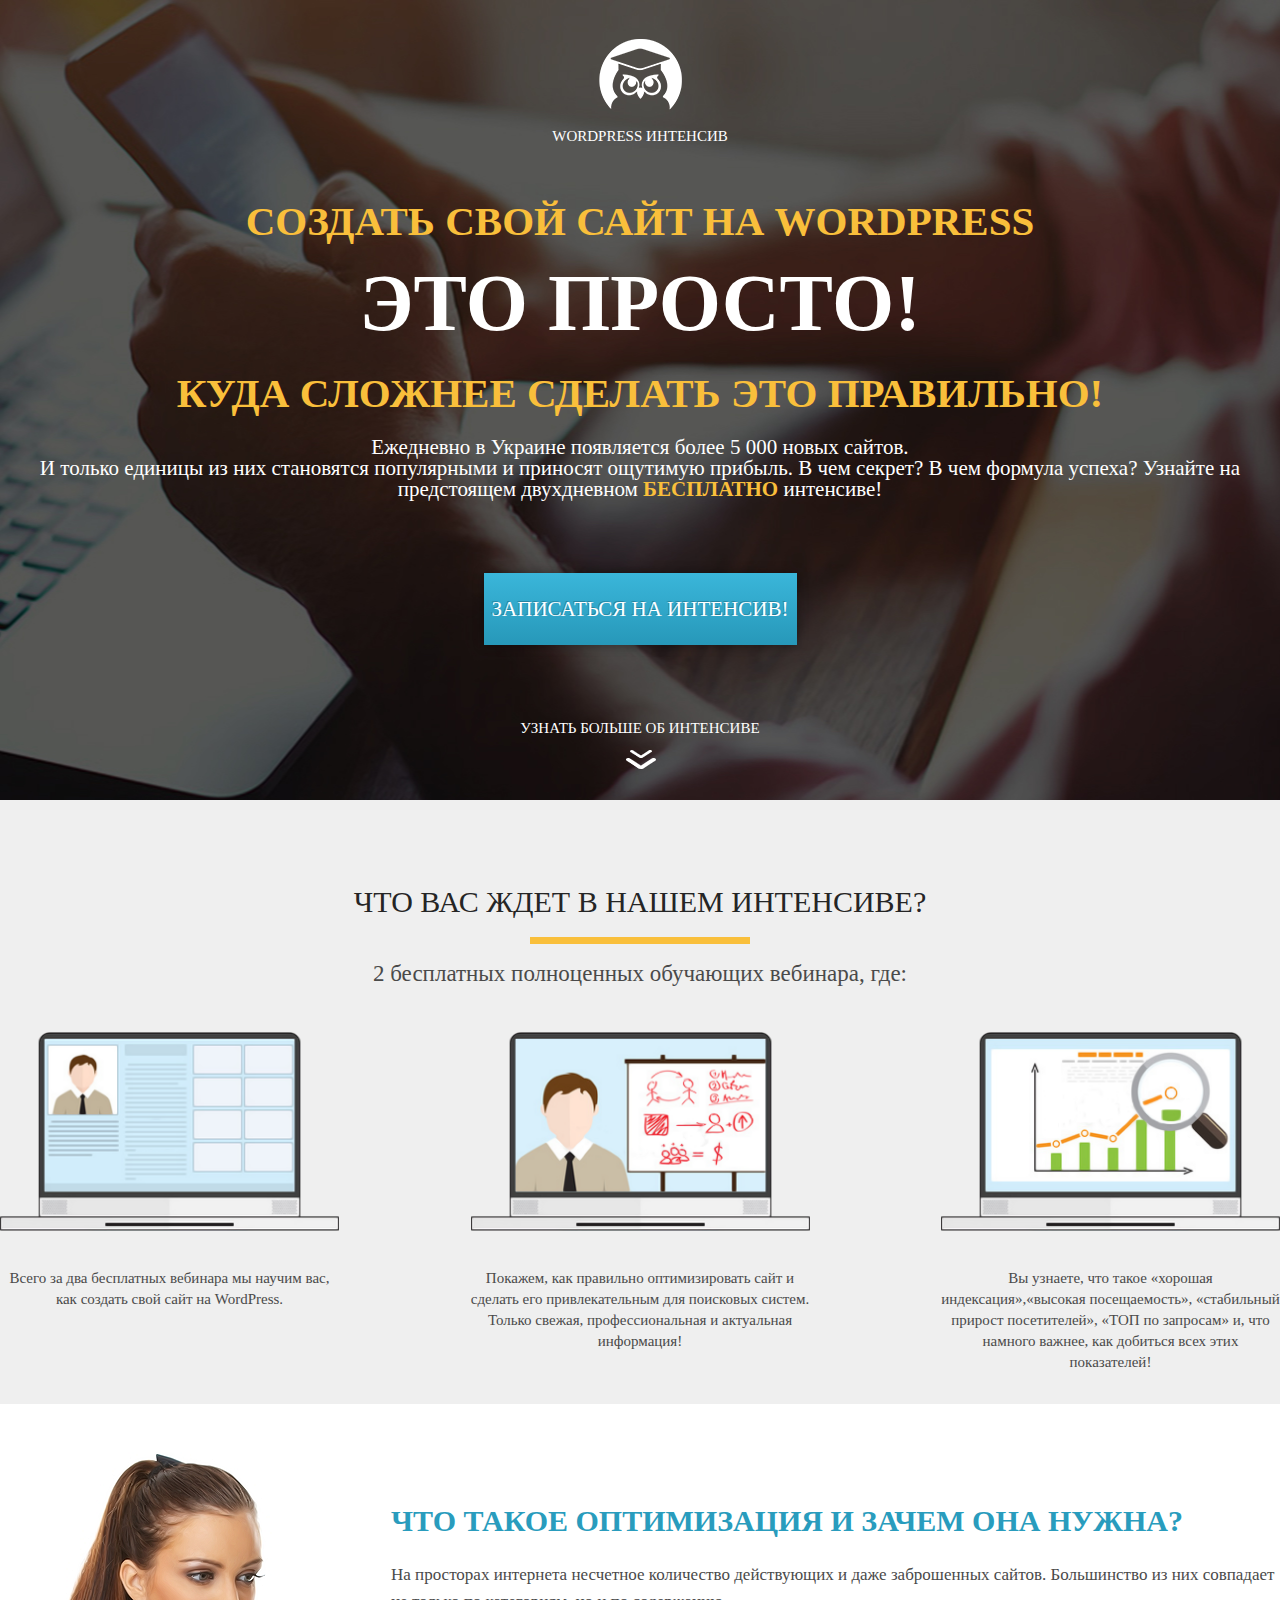
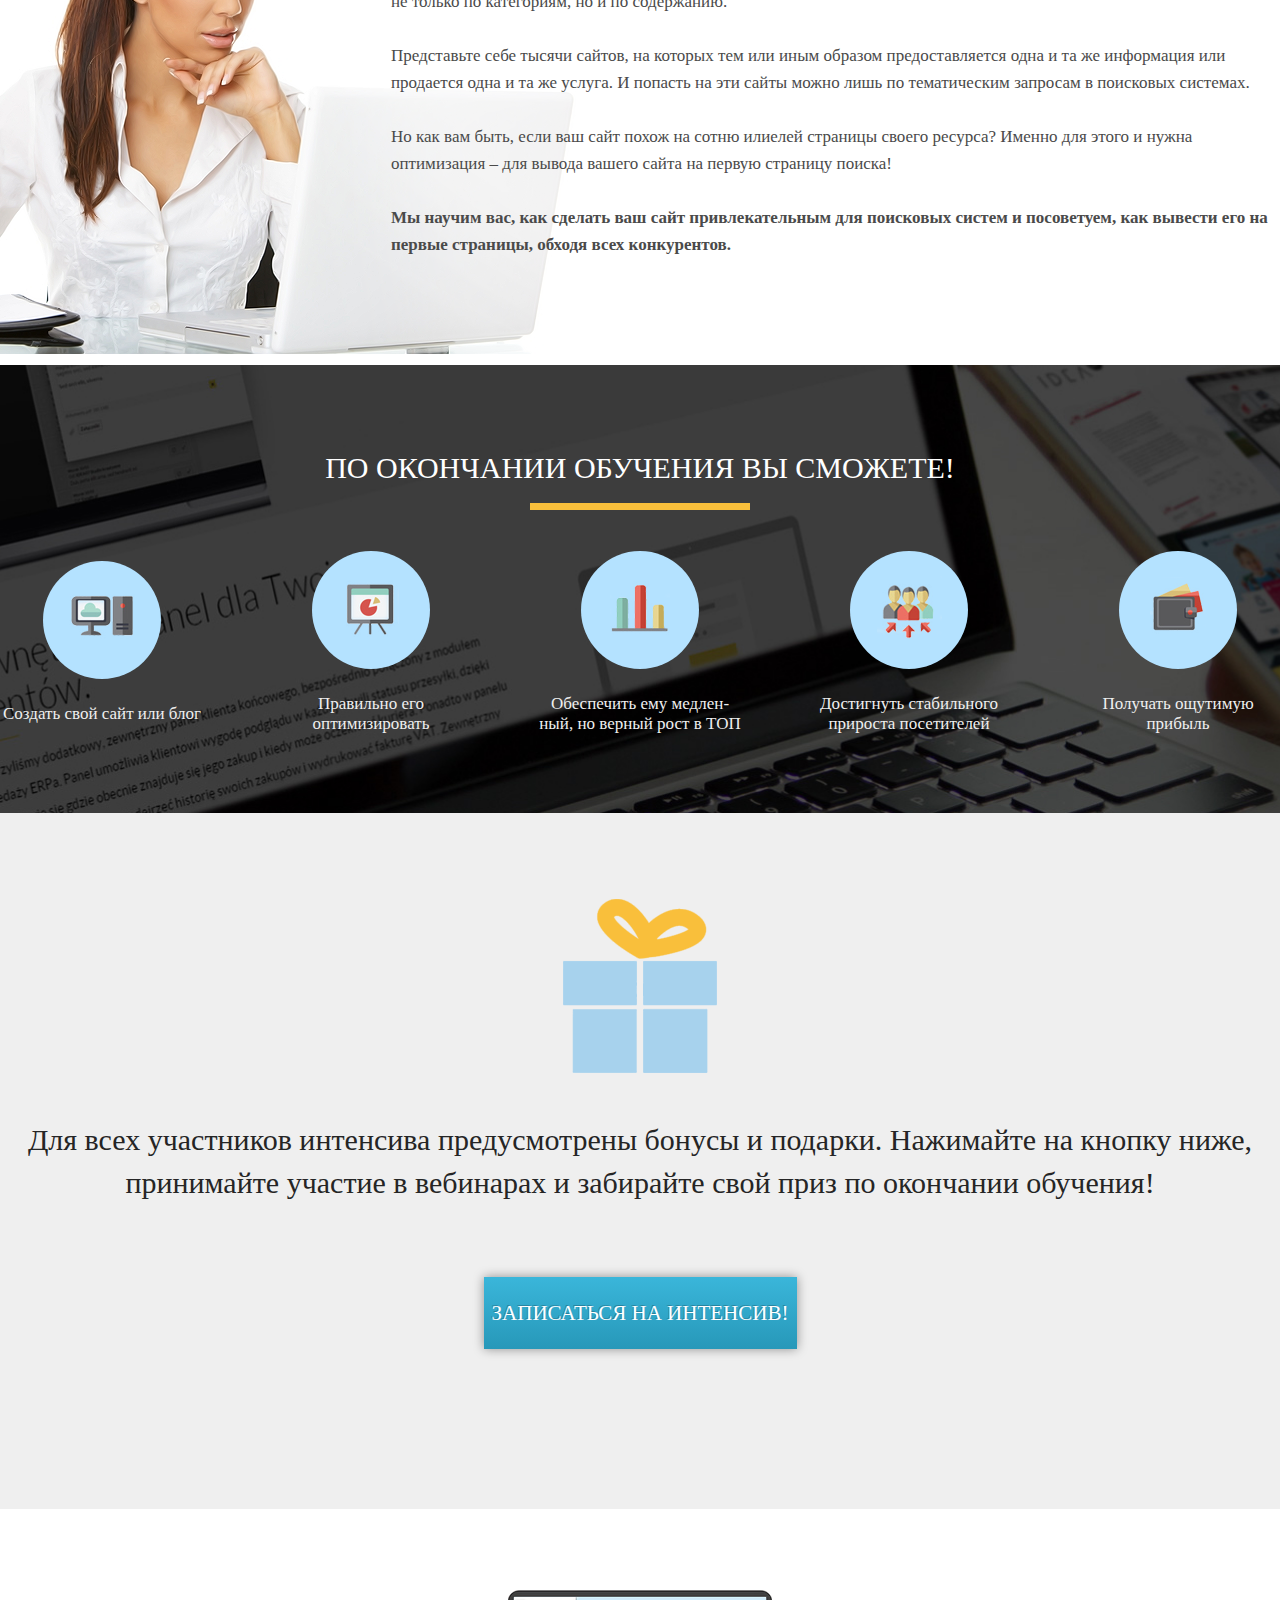
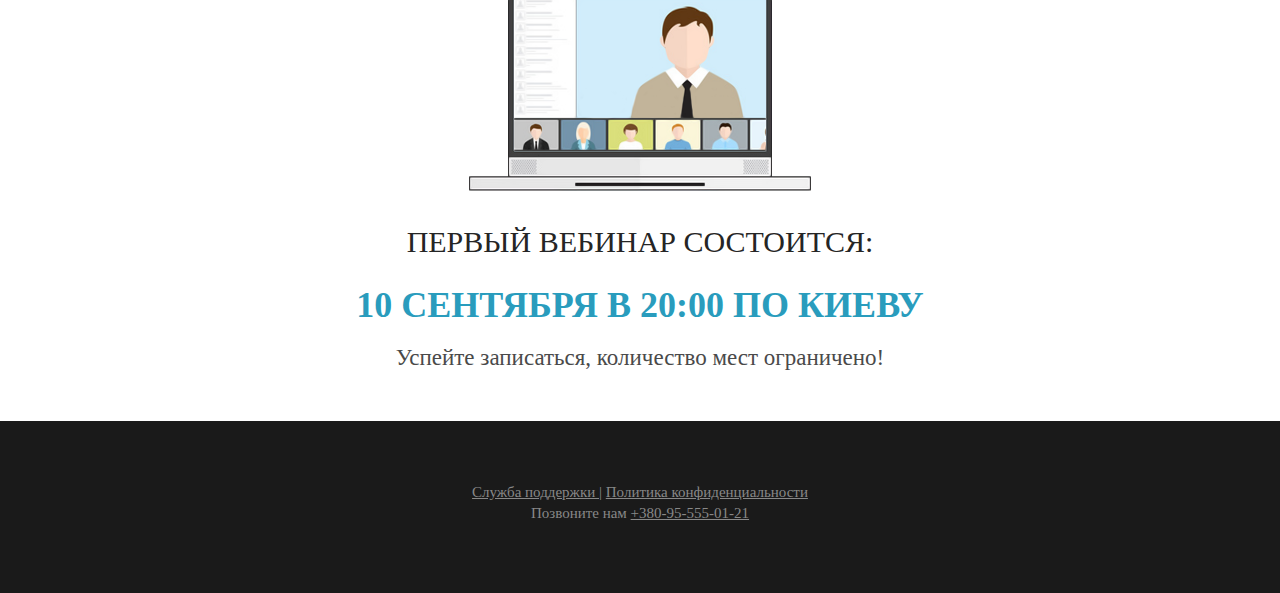
<file: Projects/Site_1/index.html>
<!DOCTYPE html>
<html lang="en">
<head>
    <meta charset="UTF-8">
    <meta http-equiv="X-UA-Compatible" content="IE=edge">
    <meta name="viewport" content="width=device-width, initial-scale=1.0">
    <title>WordPress интенсив</title>
    <link href = "/Projects/Site_1/style.css" rel="stylesheet">
</head>
<body>
    <section class="promo">
        <div class="container">
            <div class="logo">
                <img src="/Projects/Site_1/img/logo.png" alt="logo-wordpress-intensive" class="logo_img">
                <div class="logo_text">WordPress интенсив</div>
            </div>

            <h1 class="title">Создать свой сайт на WordPress</h1>
            <div class="simple">
                <h2 class="title_big">это просто!</h2> 
                <div class="line"></div>
            </div>

            <h2 class="title">Куда сложнее сделать это правильно!</h2>

            <div class="promo_text">Ежедневно в Украине появляется более 5 000 новых сайтов.<br>И только единицы из них становятся популярными и приносят ощутимую прибыль. В чем секрет? В чем формула успеха? Узнайте на предстоящем двухдневном <span>БЕСПЛАТНО</span> интенсиве!</div>

            <button class="promo_btn">Записаться на интенсив!</button>

            <div class="promo_more">
                <div class="promo_text">узнать больше об интенсиве</div>
                <img src="/Projects/Site_1/img/down.png" alt="find_more" class="promo_more_img">
            </div>
        </div>
    </section>

    <section class="intensive">
        <div class="container">
            <h2 class="intensive_title">Что вас ждет в нашем интенсиве?</h2>
            <hr class="intensive_divider">
            <div class="intensive_text">2 бесплатных полноценных обучающих вебинара, где:</div>

            <div class="intensive_wrapper">
                <div class="intensive_item">
                    <img class="intensive_item_img" src="/Projects/Site_1/img/waiting_1.png" alt="1">
                    <div class="intensive_item_text">Всего за два бесплатных вебинара мы научим вас,
                        как создать свой сайт на WordPress. </div>
                </div>
                <div class="intensive_item">
                    <img class="intensive_item_img" src="/Projects/Site_1/img/waiting_2.png" alt="2">
                    <div class="intensive_item_text">Покажем, как правильно оптимизировать сайт и сделать его привлекательным для поисковых систем. Только свежая, профессиональная и актуальная информация!</div>
                </div>
                <div class="intensive_item">
                    <img class="intensive_item_img" src="/Projects/Site_1/img/waiting_3.png" alt="3">
                    <div class="intensive_item_text">Вы узнаете, что такое «хорошая индексация»,«высокая посещаемость», «стабильный прирост посетителей», «ТОП по запросам» и, что намного важнее, как добиться всех этих показателей!</div>
                </div>
            </div>
        </div>
    </section>

    <section class="optimization">
        <div class="container">
            <h2 class="optimization_title">Что такое оптимизация и зачем она нужна?</h2>
            <div class="optimization_text">
                На просторах интернета несчетное количество действующих и даже заброшенных сайтов. Большинство из них совпадает не только по категориям, но и по содержанию. 
                <br><br>
                Представьте себе тысячи сайтов, на которых тем или иным образом предоставляется одна и та же информация или продается одна и та же услуга. И попасть на эти сайты можно лишь по тематическим запросам в поисковых системах.
                <br><br>
                Но как вам быть, если ваш сайт похож на сотню илиелей страницы своего ресурса? Именно для этого и нужна оптимизация – для вывода вашего сайта на первую страницу поиска! 
                <br><br>
               <span> Мы научим вас, как сделать ваш сайт привлекательным для поисковых систем и посоветуем, как вывести его на первые страницы, обходя всех конкурентов.</span>
            </div>
            <div class="optimization_img">
                <img src="/Projects/Site_1/img/woman_bg.png" alt="optimization_image">
            </div>
        </div>
    </section>

    <section class="finish">
        <div class="container">
            <h2 class="finish_title">По окончании обучения Вы сможете!</h2>
            <hr class="finish_divider">
        </div>
        <div class="finish_wrapper">
            <div class="finish_wrapper_item">
                <div class="finish_wrapper_round">
                    <div class="finish_wrapper_img">
                    <img src="/Projects/Site_1/img/finish_icon_1.png" alt="1">
                </div>
            </div>  
                <div class="finish_wrapper_text">Создать свой сайт или блог</div>
            </div>
            <div class="finish_wrapper_item">
                <div class="finish_wrapper_round">
                    <div class="finish_wrapper_img">
                        <img src="/Projects/Site_1/img/finish_icon_2.png" alt="2">
                    </div>
                </div>  
                <div class="finish_wrapper_text">Правильно его оптимизировать</div>
            </div>
            <div class="finish_wrapper_item">
                <div class="finish_wrapper_round">
                    <div class="finish_wrapper_img">
                        <img src="/Projects/Site_1/img/finish_icon_3.png" alt="3">
                    </div>
                </div>
                <div class="finish_wrapper_text">Обеспечить ему медлен-
                    ный, но верный рост в 
                    ТОП</div>
            </div>
            <div class="finish_wrapper_item">
                <div class="finish_wrapper_round">
                    <div class="finish_wrapper_img">
                        <img src="/Projects/Site_1/img/finish_icon_4.png" alt="4">
                    </div>
                </div>
                <div class="finish_wrapper_text">Достигнуть стабильного прироста посетителей</div>
            </div>
            <div class="finish_wrapper_item">
                <div class="finish_wrapper_round">
                    <div class="finish_wrapper_img">
                        <img src="/Projects/Site_1/img/finish_icon_5.png" alt="5">
                    </div>
                </div>
                <div class="finish_wrapper_text">Получать ощутимую прибыль</div>
            </div>
        </div>
    </section>

    <section class="gift">
        <div class="container">
            <img class="gift_img" src="/Projects/Site_1/img/gift.png" alt="gift">
            <div class="gift_text">Для всех участников интенсива предусмотрены бонусы и подарки. Нажимайте на кнопку ниже, принимайте участие в вебинарах и забирайте свой приз по окончании обучения!</div>
            <button class="gift_btn">Записаться на интенсив!</button>
        </div>
    </section>
    
    <section class="first">
        <div class="container">
            <img class="first_img" src="/Projects/Site_1/img/first.png" alt="first_webinar">
            <div class="first_title">Первый вебинар состоится:</div>
            <div class="first_time">10 сентября в 20:00 по Киеву</div>
            <div class="first_text">Успейте записаться, количество мест ограничено!</div>
        </div>
    </section>

    <footer>
        <div class="footer_info">
            <div class="footer_info_links">
                <a href="#">Служба поддержки </a>
                |
                <a href="#">Политика конфиденциальности</a>
            </div>
            Позвоните нам <a href="tel:+380955550121">+380-95-555-01-21</a> 
        </div>
    </footer>

</body>
</html>
</file>
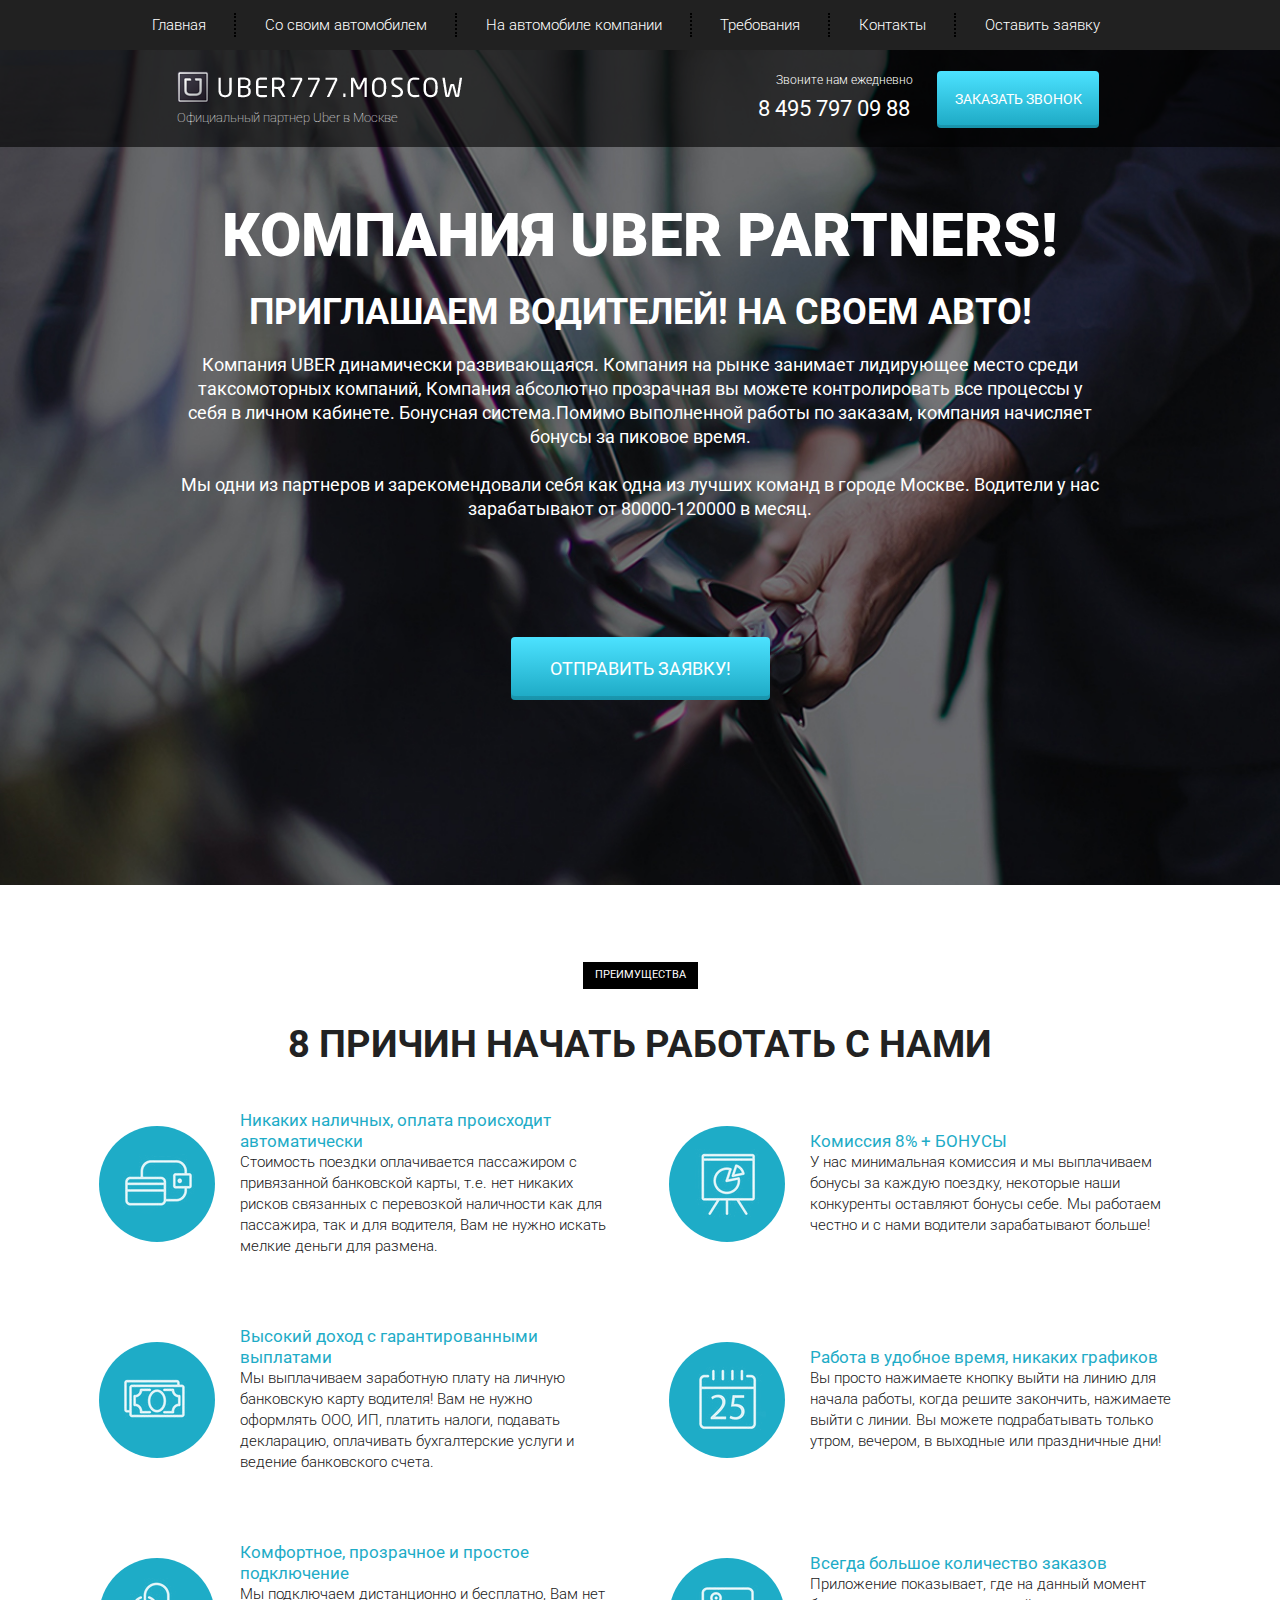
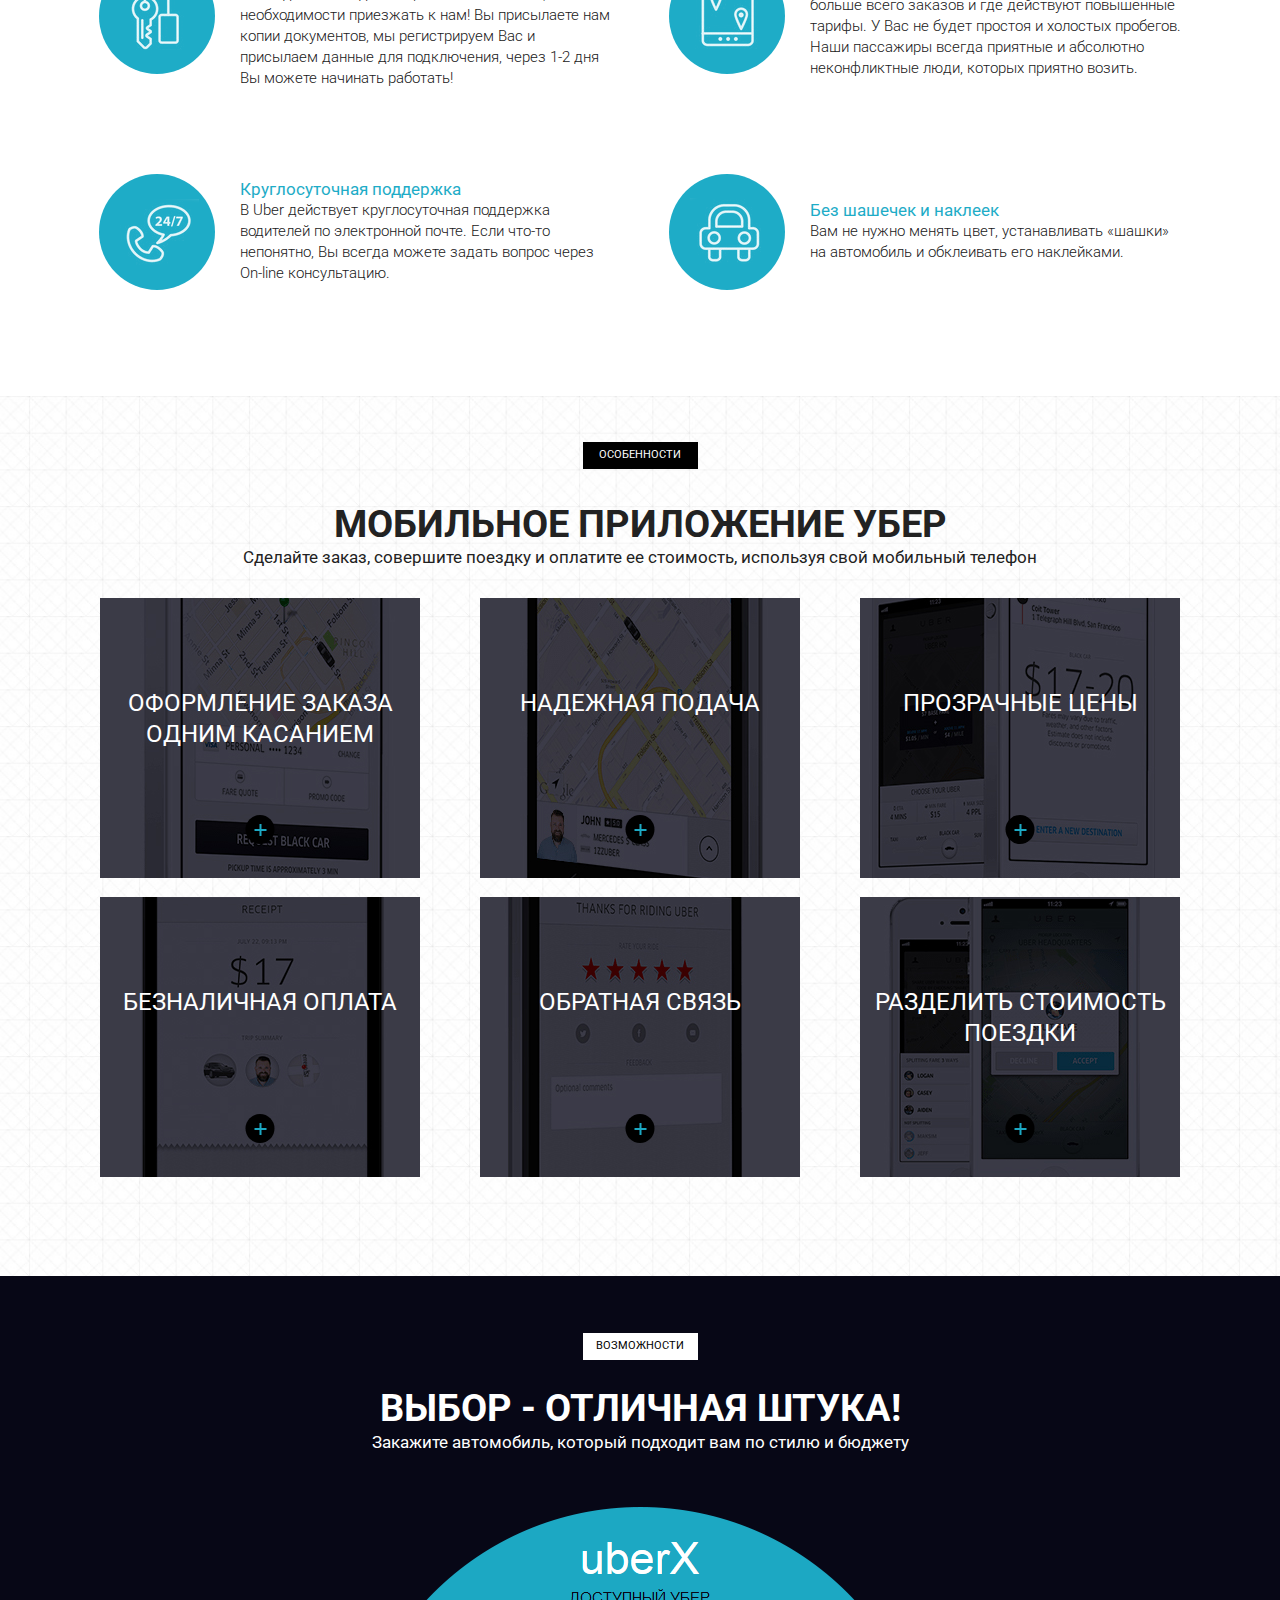
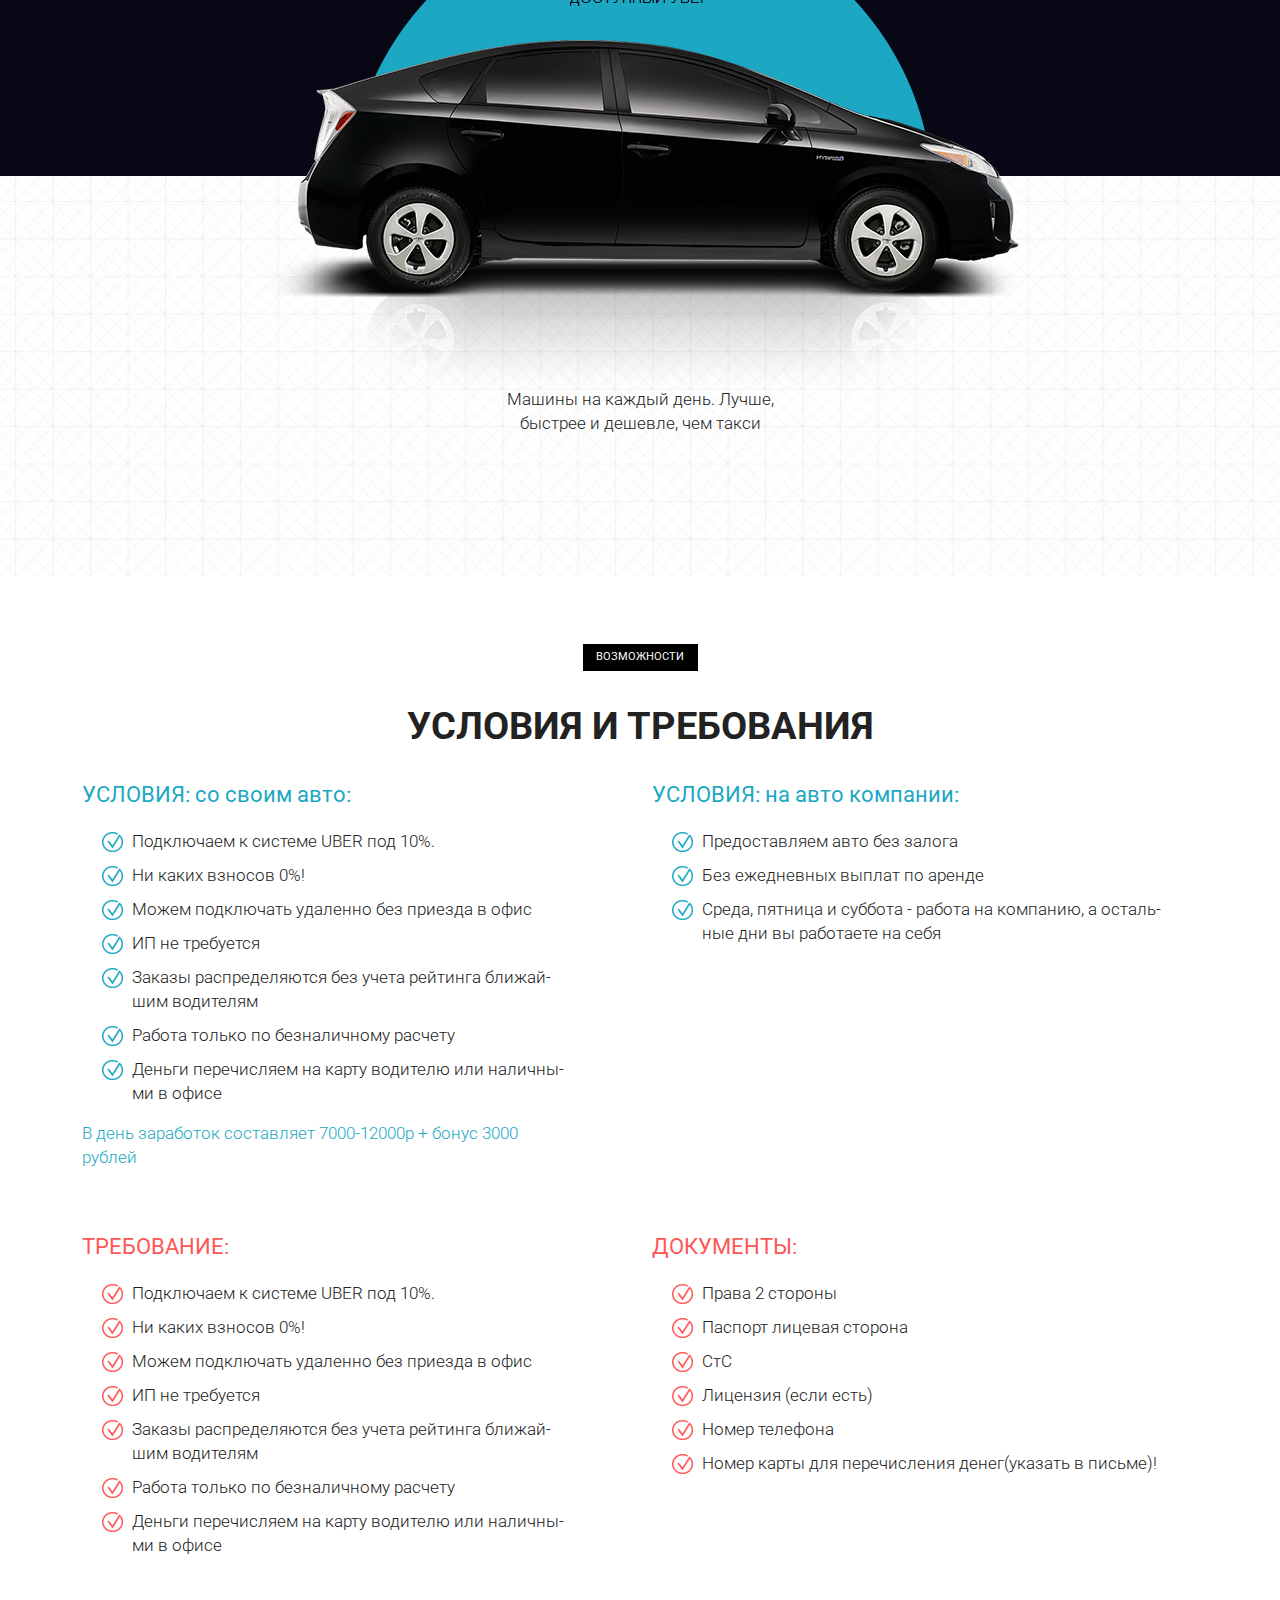
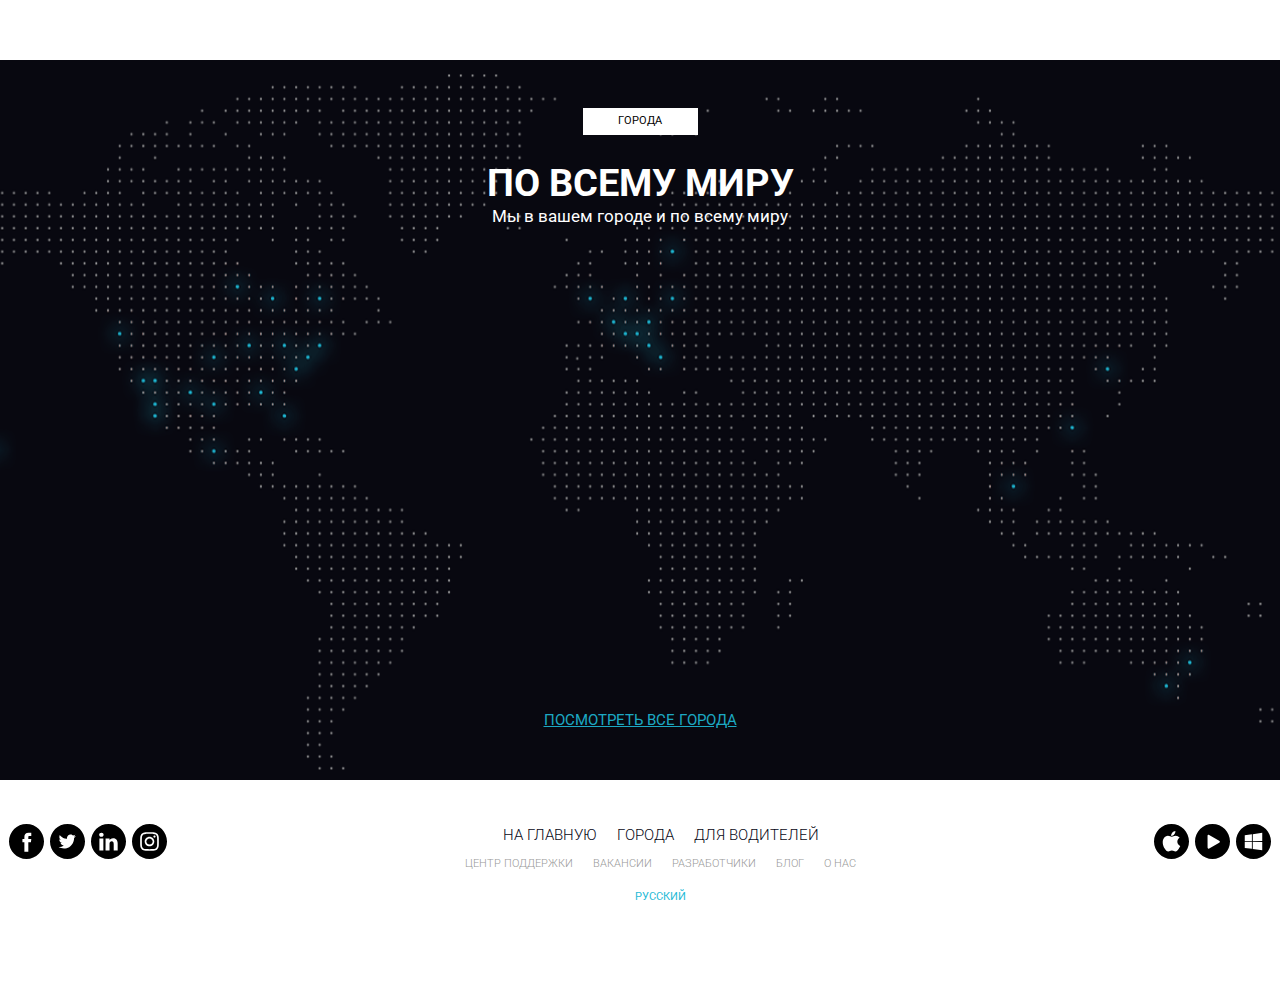
<file: Projects/Uber_taxi/index.html>
<!DOCTYPE html>
<html lang="ru">
<head>
    <meta charset="UTF-8">
    <meta http-equiv="X-UA-Compatible" content="IE=edge">
    <meta name="viewport" content="width=device-width, initial-scale=1.0">
    <link rel="stylesheet" href="/Projects/Uber_taxi/css/bootstrap-reboot.min.css">
    <link rel="stylesheet" href="/Projects/Uber_taxi/css/bootstrap-grid.min.css">
    <link rel="stylesheet" href="/Projects/Uber_taxi/css/style.min.css">
    <link rel="shortcut icon" href="./icon/favicon.png" type="image/x-icon">
    <title>Uber Taxi</title>
</head>
<body>
    
    <header>
        <nav>
            <div class="container">
                <ul class="menu">
                    <li class="menu_item">
                        <a href="#" class="menu_link">Главная</a> 
                    </li>
                    <li class="menu_item">
                        <a href="#" class="menu_link">Со своим автомобилем</a> 
                    </li>
                    <li class="menu_item">
                        <a href="#" class="menu_link">На автомобиле компании</a> 
                    </li>
                    <li class="menu_item">
                        <a href="#" class="menu_link">Требования</a>
                    </li>
                    <li class="menu_item">
                        <a href="#" class="menu_link">Контакты</a>
                    </li>
                    <li class="menu_item">
                        <a href="#" class="menu_link">Оставить заявку</a>
                    </li>
                </ul>    
            </div>
        </nav>
        <section class="subheader">
            <div class="container">
                <div class="row">
                    <div class="offset-lg-1 col-lg-3  offset-md-0 col-md-4">
                        <a href="#"><img src="/Projects/Uber_taxi/img/Uber.png" alt="logo"></a>
                        <div class="logo_text">Официальный партнер Uber в Москве</div> </div>
                    <div class="offset-xl-3 col-xl-2 offset-lg-2 col-lg-3 offset-md-3 col-md-3">
                        <div class="phone_text">Звоните нам ежедневно</div>
                        <a class="phone" href="tel:84957970988">8 495 797 09 88</a></div>
                    <div class="col-2">
                        <button class="subheader_btn">заказать звонок</button>
                    </div>
                </div>       
            </div>
        </section>
    </header>

    <section class="promo">
        <div class="container">
            <div class="row">
                <div class="col-10 offset-md-1">
                    <h1 class="promo_title">КОМПАНИЯ UBER PARTNERS!</h1>
                    <h2 class="promo_subtitle">ПРИГЛАШАЕМ ВОДИТЕЛЕЙ! НА СВОЕМ АВТО!</h2>
                    <div class="promo_description">Компания UBER  динамически развивающаяся. Компания на рынке занимает лидирующее место среди таксомоторных компаний, Компания абсолютно прозрачная вы можете контролировать все процессы у себя в личном кабинете. Бонуcная система.Помимо выполненной работы по заказам, компания начисляет бонусы за пиковое время.
                    <br><br>
                    Мы одни из партнеров и зарекомендовали себя как одна из лучших команд в городе Москве. Водители у нас зарабатывают от 80000-120000 в месяц.</div>
                    <button class="promo_btn">Отправить заявку!</button>
                </div>
            </div>     
        </div>
    </section>

    <section class="work">
        <div class="container">
            <div class="label">преимущества</div>
            <h2 class="title">8 причин начать работать с нами</h2>
            <div class="row">
                <div class="col-md-12 col-lg-6">
                    <div class="work_item">                
                        <div class="work_ellips"><img src="img/1.png" alt="1"></div>
                        <div class="work_descr">
                            <div class="work_title">Никаких наличных, оплата происходит автоматически</div>
                            <div class="work_text">Стоимость поездки оплачивается пассажиром с привязанной банковской карты, т.е. нет никаких рисков связанных с перевозкой наличности как для пассажира, так и для водителя, Вам не нужно искать мелкие деньги для размена.
                            </div>
                        </div>    
                    </div>
                </div>
                <div class="col-md-12 col-lg-6">
                    <div class="work_item">                
                        <div class="work_ellips"><img src="img/2.png" alt="2"></div>
                        <div class="work_descr">
                            <div class="work_title">Комиссия 8% + БОНУСЫ</div>
                            <div class="work_text">У нас минимальная комиссия и мы выплачиваем бонусы за каждую поездку, некоторые наши конкуренты оставляют бонусы себе. Мы работаем честно и с нами водители зарабатывают больше!
                            </div>
                        </div>    
                    </div>
                </div>
                <div class="col-md-12 col-lg-6">
                    <div class="work_item">                
                        <div class="work_ellips"><img src="img/3.png" alt="3"></div>
                        <div class="work_descr">
                            <div class="work_title">Высокий доход с гарантированными выплатами</div>
                            <div class="work_text">Мы выплачиваем заработную плату на личную банковскую карту водителя! Вам не нужно оформлять ООО, ИП, платить налоги, подавать декларацию, оплачивать бухгалтерские услуги и ведение банковского счета.
                            </div>
                        </div>    
                    </div>
                </div>
                <div class="col-md-12 col-lg-6">
                    <div class="work_item">                
                        <div class="work_ellips"><img src="img/4.png" alt="4"></div>
                        <div class="work_descr">
                            <div class="work_title">Работа в удобное время, никаких графиков</div>
                            <div class="work_text">Вы просто нажимаете кнопку выйти на линию для начала работы, когда решите закончить, нажимаете выйти с линии. Вы можете подрабатывать только утром, вечером, в выходные или праздничные дни! 
                            </div>
                        </div>    
                    </div>
                </div>
                <div class="col-md-12 col-lg-6">
                    <div class="work_item">                
                        <div class="work_ellips"><img src="img/5.png" alt="5"></div>
                        <div class="work_descr">
                            <div class="work_title">Комфортное, прозрачное и простое подключение</div>
                            <div class="work_text">Мы подключаем дистанционно и бесплатно, Вам нет необходимости приезжать к нам! Вы присылаете нам копии документов, мы регистрируем Вас и присылаем данные для подключения, через 1-2 дня Вы можете начинать работать!
                            </div>
                        </div>    
                    </div>
                </div>
                <div class="col-md-12 col-lg-6">
                    <div class="work_item">                
                        <div class="work_ellips"><img src="img/6.png" alt="6"></div>
                        <div class="work_descr">
                            <div class="work_title">Всегда большое количество заказов</div>
                            <div class="work_text">Приложение показывает, где на данный момент больше всего заказов и где действуют повышенные тарифы. У Вас не будет простоя и холостых пробегов. Наши пассажиры всегда приятные и абсолютно неконфликтные люди, которых приятно возить.
                            </div>
                        </div>    
                    </div>
                </div>
                <div class="col-md-12 col-lg-6">
                    <div class="work_item">                
                        <div class="work_ellips"><img src="img/7.png" alt="7"></div>
                        <div class="work_descr">
                            <div class="work_title">Круглосуточная поддержка</div>
                            <div class="work_text">В Uber действует круглосуточная поддержка водителей по электронной почте. Если что-то непонятно, Вы всегда можете задать вопрос через On-line консультацию.
                            </div>
                        </div>    
                    </div>
                </div>
                <div class="col-md-12 col-lg-6">
                    <div class="work_item">                
                        <div class="work_ellips"><img src="img/8.png" alt="8"></div>
                        <div class="work_descr">
                            <div class="work_title">Без шашечек и наклеек</div>
                            <div class="work_text">Вам не нужно менять цвет, устанавливать «шашки» на автомобиль и обклеивать его наклейками.
                            </div>
                        </div>    
                    </div>
                </div>
            </div>
        </div>
    </section>

    <section class="mobile">
        <div class="container">
            <div class="label">особенности</div>
            <h2 class="title">мобильное приложение убер</h2>
            <h3 class="subtitle">Сделайте заказ, совершите поездку и оплатите ее стоимость, используя свой мобильный телефон</h3>
            <div class="row">
                <div class="col-md-4 mobile_item_1">
                    оформление заказа одним касанием
                    <div class="mobile_item_plus"></div>
                </div>
                <div class="col-md-4 mobile_item_2">
                    надежная подача
                    <div class="mobile_item_plus"></div>
                </div>
                <div class="col-md-4 mobile_item_3">
                    прозрачные цены
                    <div class="mobile_item_plus"></div>
                </div>
                <div class="col-md-4 mobile_item_4">
                    безналичная оплата
                    <div class="mobile_item_plus"></div>
                </div>
                <div class="col-md-4 mobile_item_5">
                    обратная связь
                    <div class="mobile_item_plus"></div>
                </div>
                <div class="col-md-4 mobile_item_6">
                    разделить стоимость поездки
                    <div class="mobile_item_plus"></div>
                </div>
            </div>
        </div>  
    </section>

    <section class="choice">
        <div class="container">
            <div class="black_background"></div>
            <div class="label">Возможности</div>
            <h2 class="title">Выбор - отличная штука!</h2>
            <h3 class="subtitle">Закажите автомобиль, который подходит вам по стилю и бюджету</h3>
            <img class="choice_img" src="/Projects/Uber_taxi/img/Car.png" alt="Car"> 
            <div class="choice_img_descr">Машины на каждый день. Лучше, быстрее и дешевле, чем такси</div>  
        </div>     
    </section>

    <section class="require">
        <div class="container">
            <div class="label">Возможности</div>
            <h2 class="title">условия и требования</h2>
            <div class="row">
                <div class="col-md-6 require_item">
                    <div class="require_item_title">УСЛОВИЯ: со своим авто:</div>
                    <ul class="require_item_ul">
                        <li class="require_item_li">Подключаем к системе UBER  под 10%.</li>
                        <li class="require_item_li">Ни каких взносов  0%!</li>
                        <li class="require_item_li">Можем подключать удаленно без приезда в офис</li>
                        <li class="require_item_li">ИП не требуется</li>
                        <li class="require_item_li">Заказы распределяются без учета рейтинга ближай<span>-</span><br>шим водителям</li>
                        <li class="require_item_li">Работа только по безналичному расчету</li>
                        <li class="require_item_li">Деньги перечисляем на карту водителю или наличны<span>-</span><br>ми в офисе</li>
                    </ul>
                    <div class="require_item_text">В день заработок составляет 7000-12000р + бонус 3000<br> рублей</div>                        
                </div>
                <div class="col-md-6 require_item">
                    <div class="require_item_title">УСЛОВИЯ: на авто компании:</div>
                    <ul class="require_item_ul">
                        <li class="require_item_li">Предоставляем авто без залога</li>
                        <li class="require_item_li">Без ежедневных выплат по аренде</li>
                        <li class="require_item_li">Среда, пятница и суббота - работа на компанию, a осталь<span>-</span><br>ные дни вы работаете на себя</li>
                    </ul>                        
                </div>
                <div class="col-md-6 require_item">
                    <div class="require_item_title require_item_title_red">ТРЕБОВАНИЕ:</div>
                    <ul class="require_item_ul">
                        <li class="require_item_li require_item_li_red">Подключаем к системе UBER  под 10%.</li>
                        <li class="require_item_li require_item_li_red">Ни каких взносов  0%!</li>
                        <li class="require_item_li require_item_li_red">Можем подключать удаленно без приезда в офис</li>
                        <li class="require_item_li require_item_li_red">ИП не требуется</li>
                        <li class="require_item_li require_item_li_red">Заказы распределяются без учета рейтинга ближай<span>-</span><br>шим водителям</li>
                        <li class="require_item_li require_item_li_red">Работа только по безналичному расчету</li>
                        <li class="require_item_li require_item_li_red">Деньги перечисляем на карту водителю или наличны<span>-</span><br>ми в офисе</li>
                    </ul>                        
                </div>
                <div class="col-md-6 require_item">
                    <div class="require_item_title require_item_title_red">ДОКУМЕНТЫ:</div>
                    <ul class="require_item_ul">
                        <li class="require_item_li require_item_li_red">Права 2 стороны</li>
                        <li class="require_item_li require_item_li_red">Паспорт лицевая сторона</li>
                        <li class="require_item_li require_item_li_red">СтС</li>
                        <li class="require_item_li require_item_li_red">Лицензия (если есть)</li>
                        <li class="require_item_li require_item_li_red">Номер телефона</li>
                        <li class="require_item_li require_item_li_red">Номер карты для перечисления денег(указать в письме)!</li>
                    </ul>                        
                </div>
            </div>
        </div>
    </section>

    <section class="world">
        <div class="container">
            <div class="label">города</div>
            <h2 class="title">По всему миру</h2>
            <h3 class="subtitle">Мы в вашем городе и по всему миру</h3>
            <a class="world_link" href="#">посмотреть все города</a>
        </div>
    </section>

    <footer>
        <div class="footer_wrapper">
            <div class="footer_wrapper_social">
                <div><a href="#"><img src="./icon/facebook.svg" alt="facebook-link"></a></div>
                <div><a href="#"><img src="./icon/twitter.svg" alt="twitter-link"></a></div>
                <div><a href="#"><img src="./icon/linkedin.svg" alt="linkedin-link"></a></div>
                <div><a href="#"><img src="./icon/instagram.svg" alt="instagram-link"></a></div>                
            </div>
            <div class="footer_wrapper_menu">
                <div class="footer_wrapper_menu_main">
                    <a href="#">На главную</a>
                    <a href="#">Города</a>
                    <a href="#">Для водителей</a>
                </div>
                <div class="footer_wrapper_menu_sub">
                    <a href="#">Центр поддержки</a>
                    <a href="#">Вакансии</a>
                    <a href="#">Разработчики</a>
                    <a href="#">Блог</a>
                    <a href="#">О нас</a>
                </div>
                <div class="footer_wrapper_menu_lang"><a href="#">Русский</a></div>
            </div>
            <div class="footer_wrapper_markets">
                <a href="#"><img src="./icon/app_store.svg" alt="avaliable-on-app-store"></a>
                <a href="#"><img src="./icon/play_market.svg" alt="avaliable-on-play-market"></a>
                <a href="#"><img src="./icon/windows_store.svg" alt="avaliable-on-windows-store"></a>
            </div>
        </div>
    </footer>
</body>
</html>
</file>
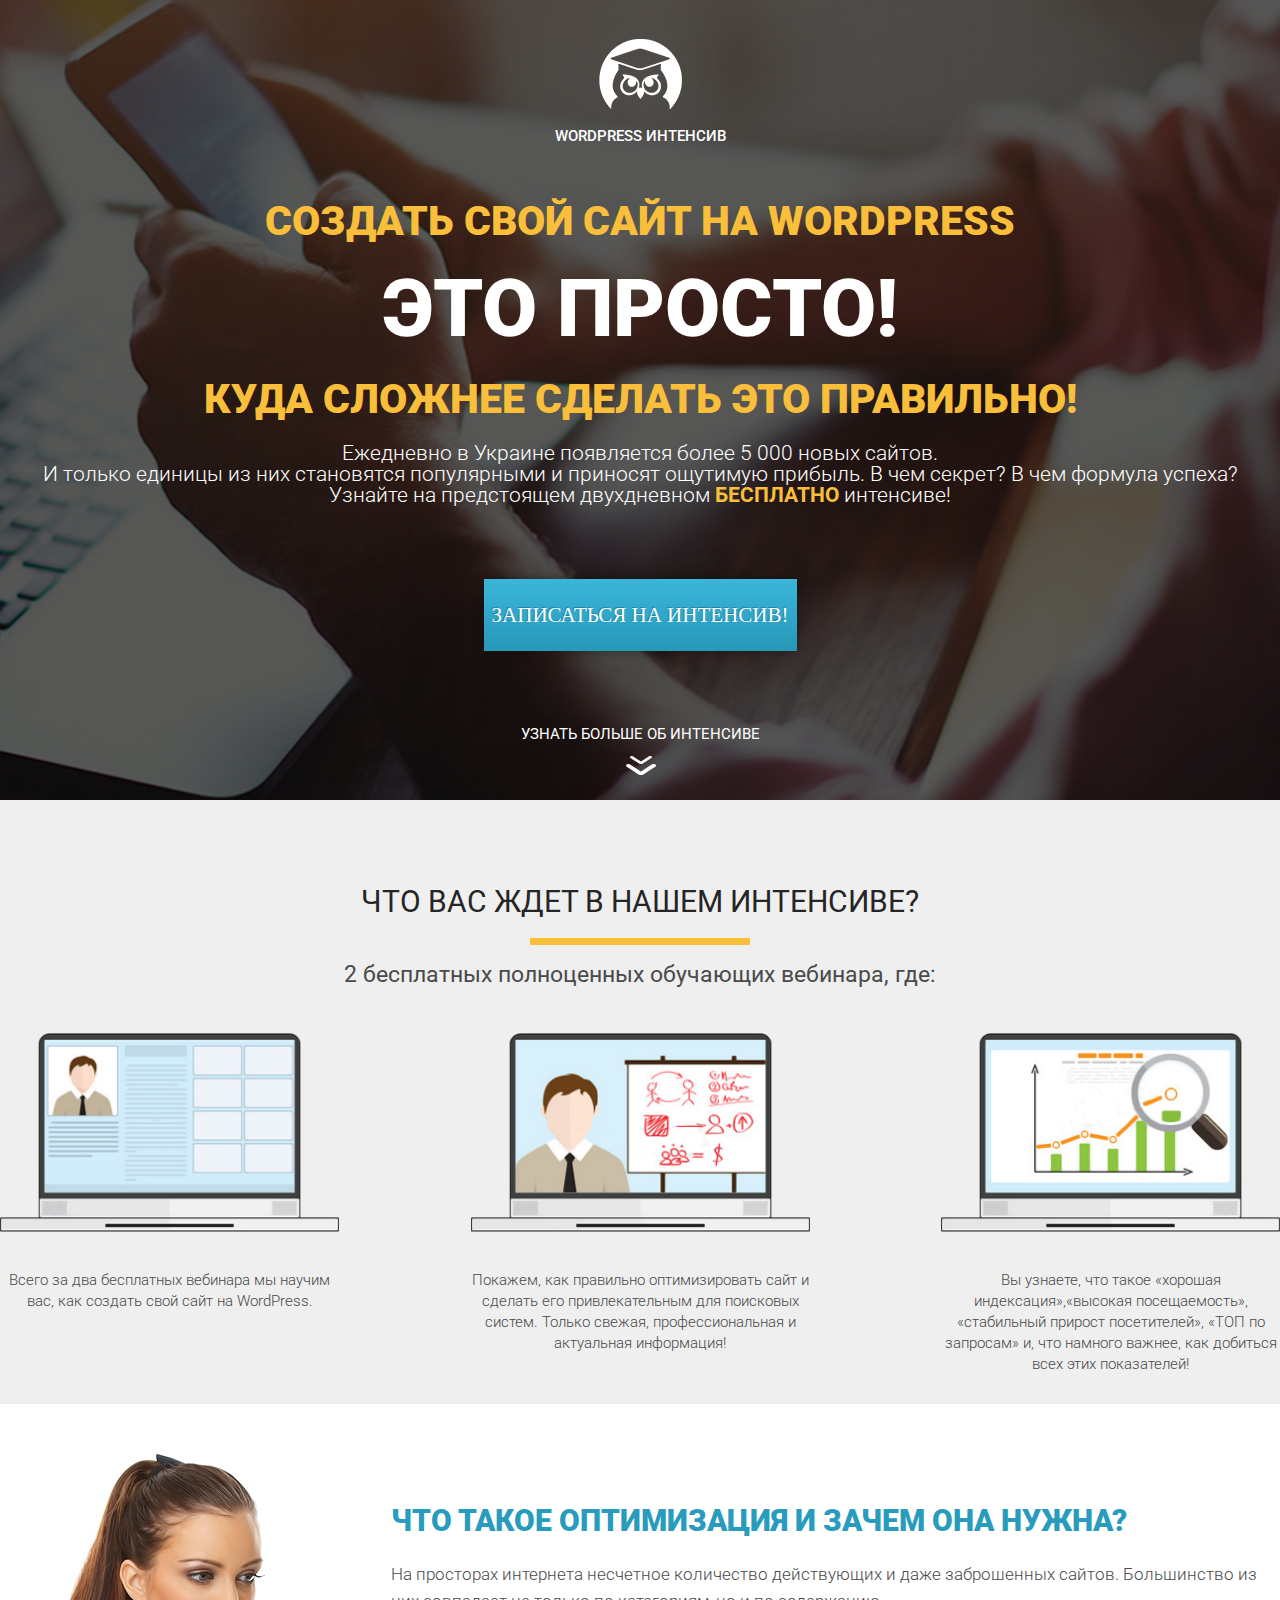
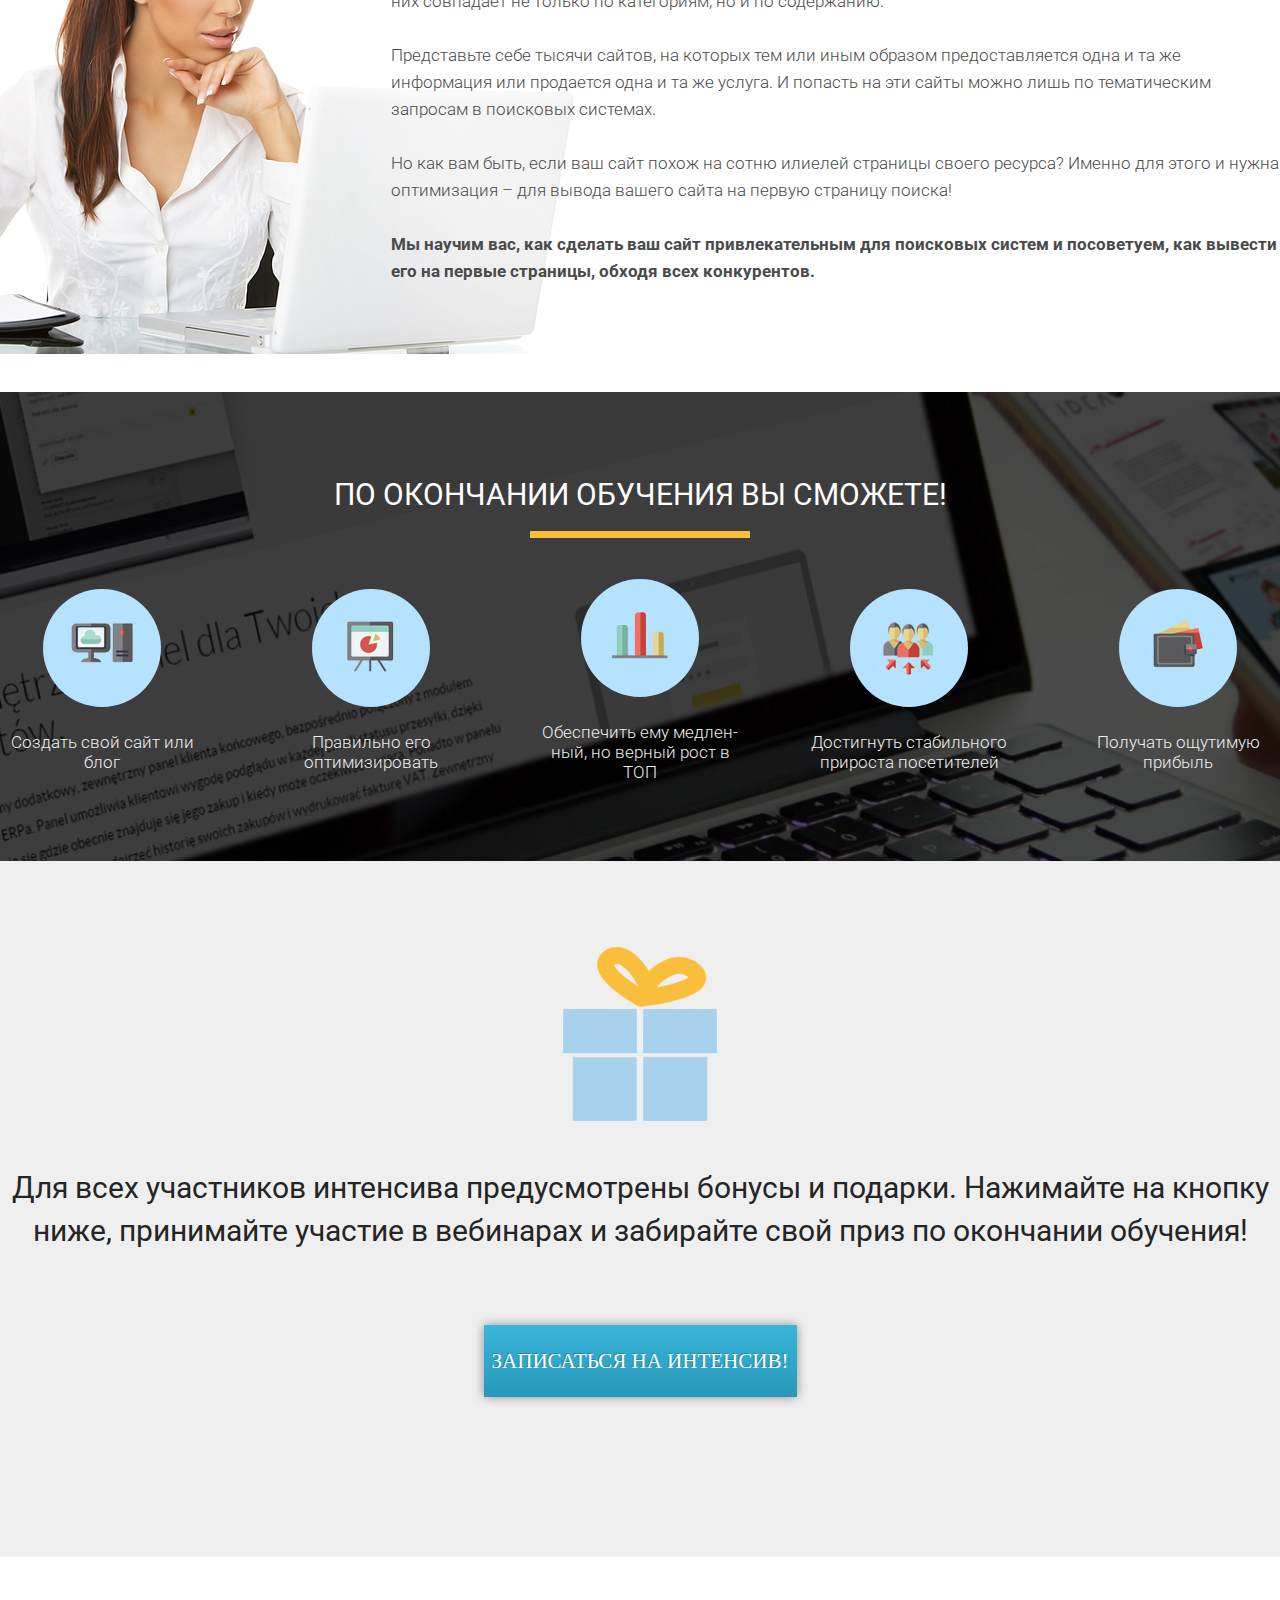
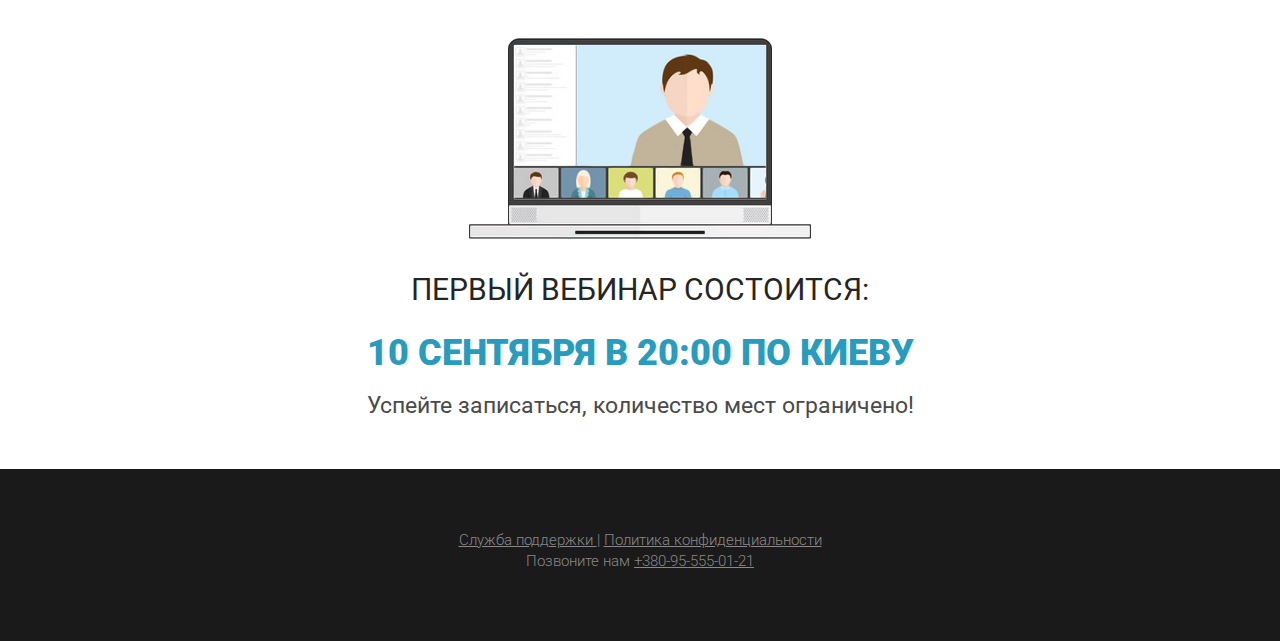
<file: Projects/Wordpress_intensive/index.html>
<!DOCTYPE html>
<html lang="en">
<head>
    <meta charset="UTF-8">
    <meta http-equiv="X-UA-Compatible" content="IE=edge">
    <meta name="viewport" content="width=device-width, initial-scale=1.0">
    <title>WordPress интенсив</title>
    <link rel="stylesheet" href="/Projects/Wordpress_intensive/css/normalize.css">
    <link href = "/Projects/Wordpress_intensive/css/style.css" rel="stylesheet">
</head>
<body>

    <section class="promo">
        <div class="container">
            <div class="logo">
                <img src="/Projects/Wordpress_intensive/img/logo.png" alt="logo-wordpress-intensive" class="logo_img">
                <div class="logo_text">WordPress интенсив</div>
            </div>

            <h1 class="title">Создать свой сайт на WordPress</h1>
            <div class="simple">
                <h2 class="title_big">это просто!</h2> 
                <div class="line"></div>
            </div>

            <h2 class="title">Куда сложнее сделать это правильно!</h2>

            <div class="promo_text">Ежедневно в Украине появляется более 5 000 новых сайтов.<br>И только единицы из них становятся популярными и приносят ощутимую прибыль. В чем секрет? В чем формула успеха? Узнайте на предстоящем двухдневном <span>БЕСПЛАТНО</span> интенсиве!</div>

            <button class="promo_btn">Записаться на интенсив!</button>

            <div class="promo_more">
                <div class="promo_text">узнать больше об интенсиве</div>
                <img src="/Projects/Wordpress_intensive/img/down.png" alt="find_more" class="promo_more_img">
            </div>
        </div>
    </section>

    <section class="intensive">
        <div class="container">
            <h2 class="intensive_title">Что вас ждет в нашем интенсиве?</h2>
            <hr class="intensive_divider">
            <div class="intensive_text">2 бесплатных полноценных обучающих вебинара, где:</div>

            <div class="intensive_wrapper">
                <div class="intensive_item">
                    <img class="intensive_item_img" src="/Projects/Wordpress_intensive/img/waiting_1.png" alt="1">
                    <div class="intensive_item_text">Всего за два бесплатных вебинара мы научим вас,
                        как создать свой сайт на WordPress. </div>
                </div>
                <div class="intensive_item">
                    <img class="intensive_item_img" src="/Projects/Wordpress_intensive/img/waiting_2.png" alt="2">
                    <div class="intensive_item_text">Покажем, как правильно оптимизировать сайт и сделать его привлекательным для поисковых систем. Только свежая, профессиональная и актуальная информация!</div>
                </div>
                <div class="intensive_item">
                    <img class="intensive_item_img" src="/Projects/Wordpress_intensive/img/waiting_3.png" alt="3">
                    <div class="intensive_item_text">Вы узнаете, что такое «хорошая индексация»,«высокая посещаемость», «стабильный прирост посетителей», «ТОП по запросам» и, что намного важнее, как добиться всех этих показателей!</div>
                </div>
            </div>
        </div>
    </section>

    <section class="optimization">
        <div class="container">
            <h2 class="optimization_title">Что такое оптимизация и зачем она нужна?</h2>
            <div class="optimization_text">
                На просторах интернета несчетное количество действующих и даже заброшенных сайтов. Большинство из них совпадает не только по категориям, но и по содержанию. 
                <br><br>
                Представьте себе тысячи сайтов, на которых тем или иным образом предоставляется одна и та же информация или продается одна и та же услуга. И попасть на эти сайты можно лишь по тематическим запросам в поисковых системах.
                <br><br>
                Но как вам быть, если ваш сайт похож на сотню илиелей страницы своего ресурса? Именно для этого и нужна оптимизация – для вывода вашего сайта на первую страницу поиска! 
                <br><br>
               <span> Мы научим вас, как сделать ваш сайт привлекательным для поисковых систем и посоветуем, как вывести его на первые страницы, обходя всех конкурентов.</span>
            </div>
            <div class="optimization_img">
                <img src="/Projects/Wordpress_intensive/img/woman_bg.png" alt="optimization_image">
            </div>
        </div>
    </section>

    <section class="finish">
        <div class="container">
            <h2 class="finish_title">По окончании обучения Вы сможете!</h2>
            <hr class="finish_divider">
        </div>
        <div class="finish_wrapper">
            <div class="finish_wrapper_item">
                <div class="finish_wrapper_round">
                    <div class="finish_wrapper_img">
                    <img src="/Projects/Wordpress_intensive/img/finish_icon_1.png" alt="1">
                </div>
            </div>  
                <div class="finish_wrapper_text">Создать свой сайт или блог</div>
            </div>
            <div class="finish_wrapper_item">
                <div class="finish_wrapper_round">
                    <div class="finish_wrapper_img">
                        <img src="/Projects/Wordpress_intensive/img/finish_icon_2.png" alt="2">
                    </div>
                </div>  
                <div class="finish_wrapper_text">Правильно его оптимизировать</div>
            </div>
            <div class="finish_wrapper_item">
                <div class="finish_wrapper_round">
                    <div class="finish_wrapper_img">
                        <img src="/Projects/Wordpress_intensive/img/finish_icon_3.png" alt="3">
                    </div>
                </div>
                <div class="finish_wrapper_text">Обеспечить ему медлен-
                    ный, но верный рост в 
                    ТОП</div>
            </div>
            <div class="finish_wrapper_item">
                <div class="finish_wrapper_round">
                    <div class="finish_wrapper_img">
                        <img src="/Projects/Wordpress_intensive/img/finish_icon_4.png" alt="4">
                    </div>
                </div>
                <div class="finish_wrapper_text">Достигнуть стабильного прироста посетителей</div>
            </div>
            <div class="finish_wrapper_item">
                <div class="finish_wrapper_round">
                    <div class="finish_wrapper_img">
                        <img src="/Projects/Wordpress_intensive/img/finish_icon_5.png" alt="5">
                    </div>
                </div>
                <div class="finish_wrapper_text">Получать ощутимую прибыль</div>
            </div>
        </div>
    </section>

    <section class="gift">
        <div class="container">
            <img class="gift_img" src="/Projects/Wordpress_intensive/img/gift.png" alt="gift">
            <div class="gift_text">Для всех участников интенсива предусмотрены бонусы и подарки. Нажимайте на кнопку ниже, принимайте участие в вебинарах и забирайте свой приз по окончании обучения!</div>
            <button class="gift_btn">Записаться на интенсив!</button>
        </div>
    </section>
    
    <section class="first">
        <div class="container">
            <img class="first_img" src="/Projects/Wordpress_intensive/img/first.png" alt="first_webinar">
            <div class="first_title">Первый вебинар состоится:</div>
            <div class="first_time">10 сентября в 20:00 по Киеву</div>
            <div class="first_text">Успейте записаться, количество мест ограничено!</div>
        </div>
    </section>

    <footer>
        <div class="footer_info">
            <div class="footer_info_links">
                <a href="#">Служба поддержки </a>
                |
                <a href="#">Политика конфиденциальности</a>
            </div>
            Позвоните нам <a href="tel:+380955550121">+380-95-555-01-21</a> 
        </div>
    </footer>

</body>
</html>
</file>
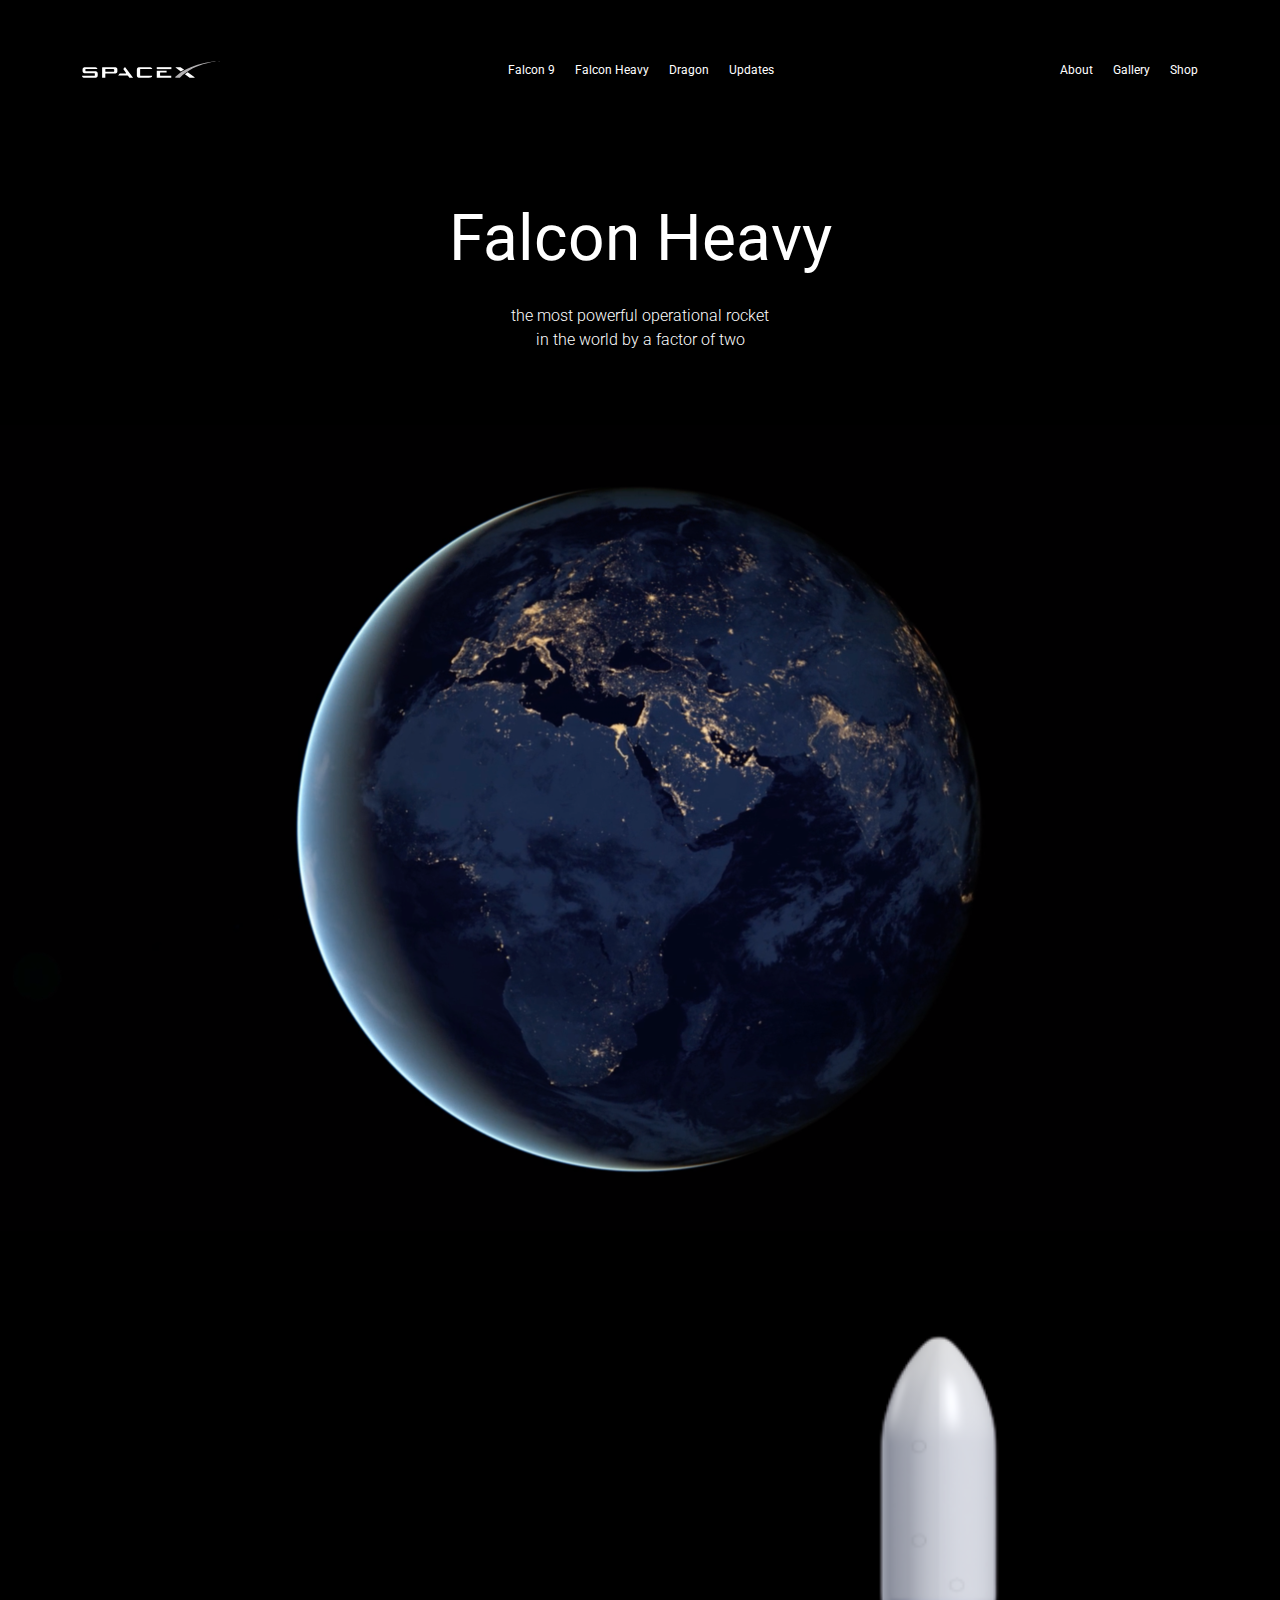
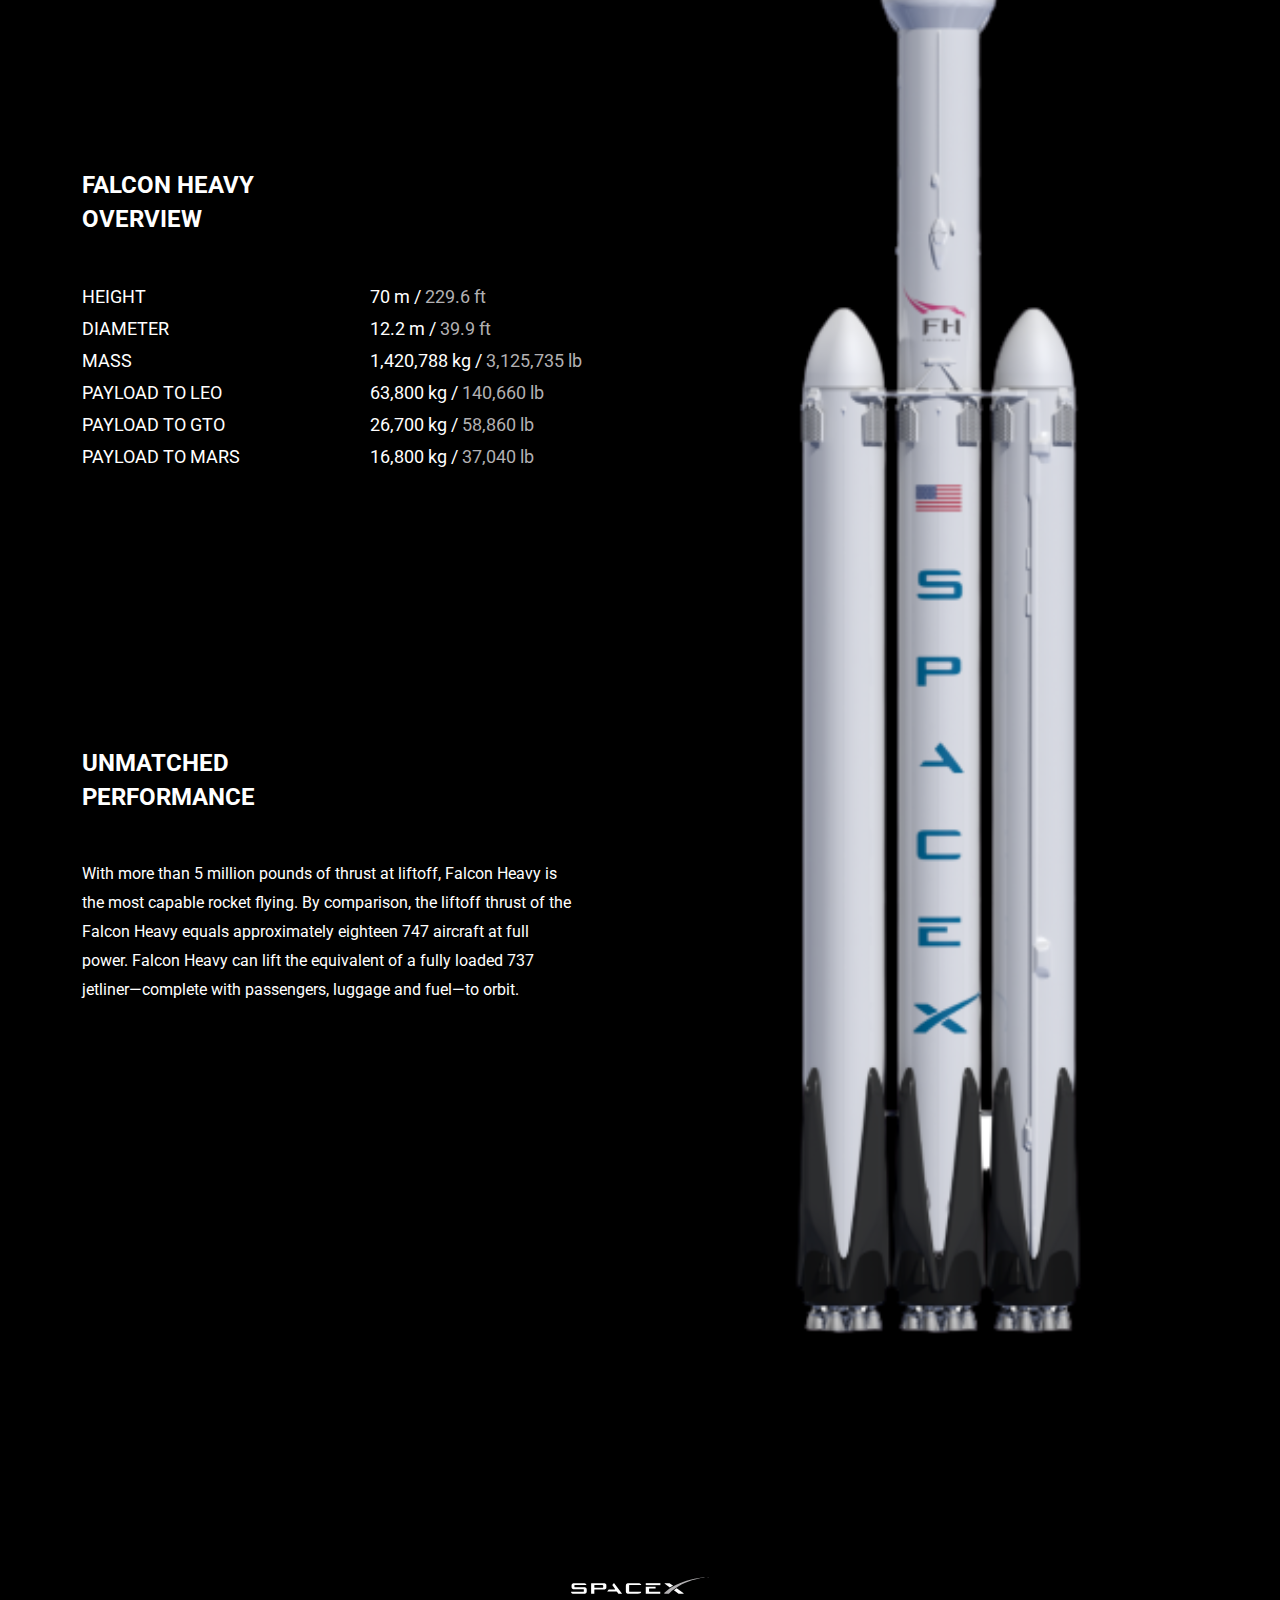
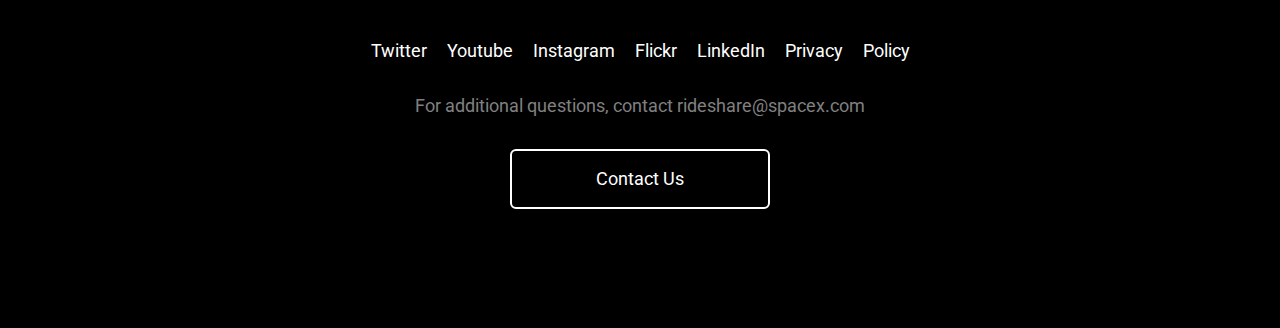
<file: Projects/Landing page/SpaceX/index.html>
<!DOCTYPE html>
<html lang="en">
<head>
    <meta charset="UTF-8">
    <meta http-equiv="X-UA-Compatible" content="IE=edge">
    <meta name="viewport" content="width=device-width, initial-scale=1.0">
    <link rel="stylesheet" href="./css/bootstrap-reboot.min.css">
    <link rel="stylesheet" href="./css/bootstrap-grid.min.css">
    <link rel="stylesheet" href="./css/style.min.css">
    <link rel="shortcut icon" href="./img/favicon.svg" type="image/x-icon">
    <title>SpaceX</title>
</head>
<body>
    <header>
        <div class="container flex">
            <a class="logo" href="#"><img src="./img/logo.svg" alt="logo-spacex"></a>
            <nav>
                <li><a href="#">Falcon 9</a></li>
                <li><a href="#">Falcon Heavy</a></li>
                <li><a href="#">Dragon</a></li>
                <li><a href="#">Updates</a></li>
            </nav>
            <nav> 
                <li><a href="#">About</a></li>
                <li><a href="#">Gallery</a></li>
                <li><a href="#">Shop</a></li>
            </nav>
        </div>
    </header>
    <section class="planet">
        <div class="container">
            <h1 class="title">Falcon Heavy</h1>
            <div class="planet_desc">the most powerful operational rocket in the world by a factor of two</div>
        </div>
        <img src="./img/planet.svg" alt="planet-earth">
    </section>
    <section class="rocket">
        <div class="container rocket_flex">
            <div class="text">
                <div class="rocket_overview">
                    <h2 class="subtitle">Falcon Heavy Overview</h2>
                    <div class="rocket_overview_spec">
                        <ul class="rocket_overview_spec_parameters">
                            <li>HEIGHT</li>
                            <li>DIAMETER</li>
                            <li>MASS</li>
                            <li>PAYLOAD TO LEO</li>
                            <li>PAYLOAD TO GTO	</li>
                            <li>PAYLOAD TO MARS</li>
                        </ul>
                        <ul class="rocket_overview_spec_value">
                            <li>70 m / <span>229.6 ft</span></li>
                            <li>12.2 m / <span>39.9 ft</span></li>
                            <li>1,420,788 kg / <span>3,125,735 lb</span></li>
                            <li>63,800 kg / <span>140,660 lb</span></li>
                            <li>26,700 kg / <span>58,860 lb</span></li>
                            <li>16,800 kg / <span>37,040 lb</span></li>
                        </ul>
                    </div>
                </div>
                <div class="rocket_perfomance">
                    <h2 class="subtitle">UNMATCHED PERFORMANCE</h2>
                    <div class="rocket_perfomance_desc">With more than 5 million pounds of thrust at liftoff, Falcon Heavy is the most capable rocket flying. By comparison, the liftoff thrust of the Falcon Heavy equals approximately eighteen 747 aircraft at full power. Falcon Heavy can lift the equivalent of a fully loaded 737 jetliner—complete with passengers, luggage and fuel—to orbit.</div>
                </div>
            </div>
            <img src="./img/rocket.svg" alt="falcon-heavy">
        </div>
    </section>
    <footer>
        <div class="container footer_flex">
            <img src="./img/logo.svg" alt="logo-spacex" class="logo_footer">
            <ul class="footer_links">
                <li><a href="https://twitter.com">Twitter</a></li>
                <li><a href="https://www.youtube.com/">Youtube</a></li>
                <li><a href="https://www.instagram.com">Instagram</a></li>
                <li><a href="https://www.flickr.com/">Flickr</a></li>
                <li><a href="https://www.linkedin.com/">LinkedIn</a></li>
                <li><a href="#">Privacy</a></li>
                <li><a href="#">Policy</a></li>
            </ul>
            <div class="footer_email">For additional questions, contact rideshare@spacex.com</div>
            <button class="footer_btn">Contact Us</button>
        </div>
    </footer>
</body>
</html>
</file>
<file: Projects/Site_1/style.css>
*{
    margin: 0px;
    padding: 0px;
    box-sizing: border-box;
}

.container{
    position: relative;
    width: 1280px;
    margin: 0 auto;
}

.promo{
    height: 800px;
    background-image: url('/Projects/Site_1/img/main_bg.png');
    background-position: center;
    background-repeat: no-repeat;
    background-size: cover;
    padding-top: 39px;
    padding-bottom: 62px;
}

.logo .logo_img{
    display: block;
    margin: 0 auto;
}

.logo .logo_text{
    font-family: 'Roboto';
    font-weight: 500;
    font-size: 15px;
    line-height: 24px;
    text-transform: uppercase; 
    text-align: center;
    color: #FFFFFF;
    margin-top: 14px;
}

h1{
    margin-top: 53px;
}

.title{
    font-family: 'Roboto';
    font-weight: 900;
    font-size: 41px;
    line-height: 41px;
    text-transform: uppercase;
    text-align: center;
    color: #F9BF3B;
}

.simple .title_big{
    font-family: 'Roboto';
    font-weight: 900;
    font-size: 80px;
    line-height: 80px;
    text-transform: uppercase;
    text-align: center;
    color: #FFFFFF;
    margin-top: 21px;
}

h2.title{
    margin-top: 30px;
}

.promo .promo_text{
    font-family: 'Roboto';
    font-weight: 300;
    font-size: 21px;
    line-height: 21px;
    text-align: center;
    color: #FFFFFF;
    margin-top: 23px;
    padding: 0 13px;
}

.promo .promo_text span{
    font-weight: 700;
    color: #F9BF3B;
}

.promo .promo_btn, .gift .gift_btn{
    display: block;
    border: none;
    margin: 73px auto;
    width: 313px;
    height: 72px;
    box-shadow: 0px 0px 10px rgba(0, 0, 0, 0.4);
    background: linear-gradient(0deg, #2798B9 0%, #3AB6DA 100%);
    font-family: 'RobotoCondensed';
    font-size: 21px;
    line-height: 24px;
    text-align: center;
    text-transform: uppercase;
    color: #FFFFFF;
    text-shadow: -1px -1px 0px rgba(0, 0, 0, 0.22);
    cursor: pointer;
    outline: none;
}

.promo .promo_more{
    margin-top: 73px;
}

.promo .promo_more .promo_text{
    font-family: 'Roboto';
    font-weight: 400;
    font-size: 15px;
    text-align: center;
    text-transform: uppercase;
    color: #FFFFFF;
}

.promo .promo_more .promo_more_img{
    display: block;
    margin: 0 auto;
    margin-top: 10px;
}

.intensive{
    height: 604px;
    background-color: #EFEFEF;
    padding: 85px 0 75px 0;
}

.intensive .intensive_title, .finish .finish_title{
    font-family: 'Roboto';
    font-weight: 400;
    font-size: 30px;
    text-align: center;
    text-transform: uppercase;
    color: #252525;
}

.intensive .intensive_divider, .finish .finish_divider{
    width: 220px;
    height: 7px;
    margin: 0 auto;
    margin-top: 18px;
    background: #F9BF3B;
    border: none;
}

.intensive .intensive_text{
    font-family: 'Roboto';
    font-weight: 400;
    font-size: 23px;
    text-align: center;
    color: #4A4A4A;
    margin-top: 17px;
}

.intensive .intensive_wrapper{
    display: flex;
    justify-content: space-between;
    margin-top: 45px;
}

.intensive .intensive_wrapper .intensive_item{
    width: 339px;
    text-align: center;
}

.intensive .intensive_wrapper .intensive_item .intensive_item_img{
    width: 100%;
}

.intensive .intensive_wrapper .intensive_item .intensive_item_text{
    margin-top: 33px;
    font-family: 'Roboto';
    font-weight: 300;
    font-size: 15px;
    line-height: 21px;
    color: #4A4A4A;
}

.optimization{
    min-height: 550px;
    padding: 102px 0 107px 0;
}

.optimization .optimization_title{
    font-family: 'Roboto';
    font-weight: 900;
    font-size: 30px;
    line-height: 30px;
    text-transform: uppercase;
    color: #299CBD;
    margin-left: 391px;
}

.optimization .optimization_text{
    font-family: 'Roboto';
    font-weight: 300;
    font-size: 17px;
    line-height: 27px;
    align-items: center;
    color: #4A4A4A;
    margin-left: 391px;
    margin-top: 25px;
}

.optimization .optimization_text span{
    font-weight: 700;
}

.optimization .optimization_img{
    position: absolute;
    top: -54px;
    left: -240px;
    z-index: -1;
}

.finish{
    background-image: url(/Projects/Site_1/img/second_bg.png);
    background-position: center center;
    background-repeat: no-repeat;
    background-size: cover;
    min-height: 447px;
    padding: 86px 0 79px 0;
}

.finish .finish_wrapper{
    display: flex;
    align-items: center;
    justify-content: space-between;
    margin-top: 41px;
}

.finish .finish_wrapper .finish_wrapper_item{
    width: 204px;
}

.finish .finish_wrapper .finish_wrapper_item .finish_wrapper_round{
    display: flex;
    align-items: center;
    justify-content: center;
    margin: 0 auto;
    width: 118px;
    height: 118px;
    border-radius: 100%;
    background: #B4E2FF;
}

.finish .finish_title{
    color: #FFFFFF
}

.finish .finish_wrapper .finish_wrapper_item .finish_wrapper_text{
    margin-top: 25px;
    text-align: center;
    font-family: 'Roboto';
    font-weight: 300;
    font-size: 17px;
    line-height: 20px;
    color: #EFEFEF;
}

.gift{
    min-height: 628px;
    padding: 86px 0 87px 0;
    background: #EFEFEF;
}

.gift .gift_img{
    display: block;
    margin: 0 auto;
}

.gift .gift_text{
    margin-top: 45px;
    font-family: 'Roboto';
    font-weight: 400;
    font-size: 30px;
    line-height: 43px;
    text-align: center;
    color: #252525;
}

.first{
    min-height: 433px;
    padding-top: 81px;
}

.first .first_img{
    display: block;
    margin: 0 auto;
}

.first .first_title{
    margin-top: 36px;
    font-family: 'Roboto';
    font-weight: 400;
    font-size: 30px;
    line-height: 30px;
    text-align: center;
    text-transform: uppercase;
    color: #252525;
}

.first .first_time{
    margin-top: 30px;
    font-family: 'Roboto';
    font-weight: 900;
    font-size: 36px;
    line-height: 36px;
    text-align: center;
    text-transform: uppercase;
    color: #299CBD;
}

.first .first_text{
    margin-top: 25px;
    margin-bottom: 53px;
    font-family: 'Roboto';
    font-weight: 400;
    font-size: 23px;
    line-height: 20px;
    text-align: center;
    color: #4A4A4A;
}

footer{
    min-height: 169px;
    padding: 61px 0 69px 0;
    background: #1A1A1A;
}

footer .footer_info{
    margin: 0 auto;
    width: 377px;
    text-align: center;
    color: #888888;
    font-family: Roboto;
    font-size: 15px;
    font-weight: 300;
    line-height: 21px;
}

.footer_info a{
    text-decoration-line: underline;
    color: #888888;
}
</file>
<file: Projects/Wordpress_intensive/css/style.css>
@import url('https://fonts.googleapis.com/css2?family=Roboto:wght@300;400;700;900&display=swap');

*{
    margin: 0px;
    padding: 0px;
    box-sizing: border-box;
}

.container{
    position: relative;
    width: 1280px;
    margin: 0 auto;
}

.promo{
    height: 800px;
    background-image: url('/Projects/Wordpress_intensive/img/main_bg.png');
    background-position: center;
    background-repeat: no-repeat;
    background-size: cover;
    padding-top: 39px;
    padding-bottom: 62px;
}

.logo .logo_img{
    display: block;
    margin: 0 auto;
}

.logo .logo_text{
    font-family: 'Roboto';
    font-weight: 500;
    font-size: 15px;
    line-height: 24px;
    text-transform: uppercase; 
    text-align: center;
    color: #FFFFFF;
    margin-top: 14px;
}

h1{
    margin-top: 53px;
}

.title{
    font-family: 'Roboto';
    font-weight: 900;
    font-size: 41px;
    line-height: 41px;
    text-transform: uppercase;
    text-align: center;
    color: #F9BF3B;
}

.simple .title_big{
    font-family: 'Roboto';
    font-weight: 900;
    font-size: 80px;
    line-height: 80px;
    text-transform: uppercase;
    text-align: center;
    color: #FFFFFF;
    margin-top: 21px;
}

h2.title{
    margin-top: 30px;
}

.promo .promo_text{
    font-family: 'Roboto';
    font-weight: 300;
    font-size: 21px;
    line-height: 21px;
    text-align: center;
    color: #FFFFFF;
    margin-top: 23px;
    padding: 0 13px;
}

.promo .promo_text span{
    font-weight: 700;
    color: #F9BF3B;
}

.promo .promo_btn, .gift .gift_btn{
    display: block;
    border: none;
    margin: 73px auto;
    width: 313px;
    height: 72px;
    box-shadow: 0px 0px 10px rgba(0, 0, 0, 0.4);
    background: linear-gradient(0deg, #2798B9 0%, #3AB6DA 100%);
    font-family: 'RobotoCondensed';
    font-size: 21px;
    line-height: 24px;
    text-align: center;
    text-transform: uppercase;
    color: #FFFFFF;
    text-shadow: -1px -1px 0px rgba(0, 0, 0, 0.22);
    cursor: pointer;
    outline: none;
}

.promo .promo_more{
    margin-top: 73px;
}

.promo .promo_more .promo_text{
    font-family: 'Roboto';
    font-weight: 400;
    font-size: 15px;
    text-align: center;
    text-transform: uppercase;
    color: #FFFFFF;
}

.promo .promo_more .promo_more_img{
    display: block;
    margin: 0 auto;
    margin-top: 10px;
}

.intensive{
    height: 604px;
    background-color: #EFEFEF;
    padding: 85px 0 75px 0;
}

.intensive .intensive_title, .finish .finish_title{
    font-family: 'Roboto';
    font-weight: 400;
    font-size: 30px;
    text-align: center;
    text-transform: uppercase;
    color: #252525;
}

.intensive .intensive_divider, .finish .finish_divider{
    width: 220px;
    height: 7px;
    margin: 0 auto;
    margin-top: 18px;
    background: #F9BF3B;
    border: none;
}

.intensive .intensive_text{
    font-family: 'Roboto';
    font-weight: 400;
    font-size: 23px;
    text-align: center;
    color: #4A4A4A;
    margin-top: 17px;
}

.intensive .intensive_wrapper{
    display: flex;
    justify-content: space-between;
    margin-top: 45px;
}

.intensive .intensive_wrapper .intensive_item{
    width: 339px;
    text-align: center;
}

.intensive .intensive_wrapper .intensive_item .intensive_item_img{
    width: 100%;
}

.intensive .intensive_wrapper .intensive_item .intensive_item_text{
    margin-top: 33px;
    font-family: 'Roboto';
    font-weight: 300;
    font-size: 15px;
    line-height: 21px;
    color: #4A4A4A;
}

.optimization{
    min-height: 550px;
    padding: 102px 0 107px 0;
}

.optimization .optimization_title{
    font-family: 'Roboto';
    font-weight: 900;
    font-size: 30px;
    line-height: 30px;
    text-transform: uppercase;
    color: #299CBD;
    margin-left: 391px;
}

.optimization .optimization_text{
    font-family: 'Roboto';
    font-weight: 300;
    font-size: 17px;
    line-height: 27px;
    align-items: center;
    color: #4A4A4A;
    margin-left: 391px;
    margin-top: 25px;
}

.optimization .optimization_text span{
    font-weight: 700;
}

.optimization .optimization_img{
    position: absolute;
    top: -54px;
    left: -240px;
    z-index: -1;
}

.finish{
    background-image: url(/Projects/Wordpress_intensive/img/second_bg.png);
    background-position: center center;
    background-repeat: no-repeat;
    background-size: cover;
    min-height: 447px;
    padding: 86px 0 79px 0;
}

.finish .finish_wrapper{
    display: flex;
    align-items: center;
    justify-content: space-between;
    margin-top: 41px;
}

.finish .finish_wrapper .finish_wrapper_item{
    width: 204px;
}

.finish .finish_wrapper .finish_wrapper_item .finish_wrapper_round{
    display: flex;
    align-items: center;
    justify-content: center;
    margin: 0 auto;
    width: 118px;
    height: 118px;
    border-radius: 100%;
    background: #B4E2FF;
}

.finish .finish_title{
    color: #FFFFFF
}

.finish .finish_wrapper .finish_wrapper_item .finish_wrapper_text{
    margin-top: 25px;
    text-align: center;
    font-family: 'Roboto';
    font-weight: 300;
    font-size: 17px;
    line-height: 20px;
    color: #EFEFEF;
}

.gift{
    min-height: 628px;
    padding: 86px 0 87px 0;
    background: #EFEFEF;
}

.gift .gift_img{
    display: block;
    margin: 0 auto;
}

.gift .gift_text{
    margin-top: 45px;
    font-family: 'Roboto';
    font-weight: 400;
    font-size: 30px;
    line-height: 43px;
    text-align: center;
    color: #252525;
}

.first{
    min-height: 433px;
    padding-top: 81px;
}

.first .first_img{
    display: block;
    margin: 0 auto;
}

.first .first_title{
    margin-top: 36px;
    font-family: 'Roboto';
    font-weight: 400;
    font-size: 30px;
    line-height: 30px;
    text-align: center;
    text-transform: uppercase;
    color: #252525;
}

.first .first_time{
    margin-top: 30px;
    font-family: 'Roboto';
    font-weight: 900;
    font-size: 36px;
    line-height: 36px;
    text-align: center;
    text-transform: uppercase;
    color: #299CBD;
}

.first .first_text{
    margin-top: 25px;
    margin-bottom: 53px;
    font-family: 'Roboto';
    font-weight: 400;
    font-size: 23px;
    line-height: 20px;
    text-align: center;
    color: #4A4A4A;
}

footer{
    min-height: 169px;
    padding: 61px 0 69px 0;
    background: #1A1A1A;
}

footer .footer_info{
    margin: 0 auto;
    width: 377px;
    text-align: center;
    color: #888888;
    font-family: Roboto;
    font-size: 15px;
    font-weight: 300;
    line-height: 21px;
}

.footer_info a{
    text-decoration-line: underline;
    color: #888888;
}
</file>
<file: Projects/Uber_taxi/css/style.min.css>
@import"https://fonts.googleapis.com/css2?family=Roboto:wght@300;400;700;900&display=swap";*{font-family:"Roboto",sans-serif}header{position:relative;min-height:50px;background:#212121}.menu{margin-bottom:0;padding:13px 70px;display:-webkit-box;display:-ms-flexbox;display:flex;-webkit-box-pack:justify;-ms-flex-pack:justify;justify-content:space-between;list-style-type:none}.menu .menu_item{border-right:2px dotted #000;padding-right:28px}.menu .menu_item:last-child{border-right:none}.menu .menu_item .menu_link{font-weight:300;font-size:15px;text-align:center;color:#fff;text-decoration:none}.subheader{position:absolute;width:100%;min-height:87px;padding:21px 0 19px 0;background:rgba(0,0,0,.6)}.subheader .logo_text{margin-top:5px;font-weight:100;font-size:13px;color:#fff}.subheader .phone_text{font-weight:300;font-size:12px;text-align:right;color:#fff}.subheader .phone{display:block;margin-left:8px;font-weight:400;font-size:22px;text-align:center;text-transform:uppercase;text-decoration:none;line-height:39px;color:#fff}.subheader .subheader_btn{width:162px;min-height:57px;background-image:-webkit-gradient(linear, left bottom, left top, from(#1CA8C3), to(#4CE2FF));background-image:linear-gradient(to top, #1CA8C3 0%, #4CE2FF 100%);-webkit-box-shadow:inset 0px -3px 0px rgba(0,0,0,.12);box-shadow:inset 0px -3px 0px rgba(0,0,0,.12);border:none;border-radius:4px;font-weight:400;font-size:14px;text-align:center;text-transform:uppercase;color:#fff;-webkit-transition:.4s all;transition:.4s all}.subheader .subheader_btn:hover{background-image:none;color:#000}.promo{padding:150px 0 185px 0;min-height:799px;background:url(/Projects/Uber_taxi/img/uber_bg.png) center center/cover no-repeat}.promo h1{font-weight:900;font-size:60px;text-align:center;text-transform:uppercase;color:#fff}.promo h2{margin-top:22px;font-weight:700;font-size:36px;line-height:36px;text-align:center;text-transform:uppercase;color:#fff}.promo .promo_description{margin-top:23px;font-weight:400;font-size:18px;line-height:24px;text-align:center;color:#fff}.promo .promo_btn{display:block;margin:116px auto 0 auto;width:259px;min-height:63px;background-image:-webkit-gradient(linear, left bottom, left top, from(#1CA8C3), to(#4CE2FF));background-image:linear-gradient(to top, #1CA8C3 0%, #4CE2FF 100%);-webkit-box-shadow:inset 0px -4px 0px rgba(0,0,0,.12);box-shadow:inset 0px -4px 0px rgba(0,0,0,.12);border:none;border-radius:4px;font-weight:400;font-size:18px;text-align:center;text-transform:uppercase;color:#fff;-webkit-transition:.4s all;transition:.4s all}.promo .promo_btn:hover{background-image:none;color:#000}.work{padding:77px 0 64px 0}.work .label{margin:0 auto;padding:5px 12px;width:115px;min-height:27px;background:#000;font-weight:400;font-size:11px;text-transform:uppercase;text-align:center;color:#fff}.work .title{margin-bottom:0;margin-top:33px;font-weight:700;font-size:38px;text-align:center;text-transform:uppercase;color:#222}.work_item{min-height:200px;margin-top:16px;display:-webkit-box;display:-ms-flexbox;display:flex;-webkit-box-pack:center;-ms-flex-pack:center;justify-content:center;-webkit-box-align:center;-ms-flex-align:center;align-items:center}.work .work_ellips{display:-webkit-box;display:-ms-flexbox;display:flex;-webkit-box-pack:center;-ms-flex-pack:center;justify-content:center;-webkit-box-align:center;-ms-flex-align:center;align-items:center;margin-right:25px;width:116px;height:116px;background:#1eacc7;border-radius:100%}.work_descr{width:372px}.work .work_title{font-weight:400;font-size:17px;line-height:21px;-webkit-box-align:center;-ms-flex-align:center;align-items:center;color:#1eacc7}.work .work_text{font-weight:300;font-size:15px;line-height:21px;-webkit-box-align:center;-ms-flex-align:center;align-items:center;color:#202020}.mobile{padding:46px 0 80px 0;min-height:864px;background:url(/Projects/Uber_taxi/img/mobile_bg.png) center center/cover no-repeat}.mobile .label{margin:0 auto;padding:5px 12px;width:115px;min-height:27px;background:#000;font-weight:400;font-size:11px;text-transform:uppercase;text-align:center;color:#fff}.mobile .title{margin-bottom:0;margin-top:33px;font-weight:700;font-size:38px;text-align:center;text-transform:uppercase;color:#222}.mobile .subtitle{margin-bottom:30px;font-weight:400;font-size:17px;line-height:21px;text-align:center;color:#222}.mobile_item_1{position:relative;width:320px;height:280px;margin:0 auto;margin-bottom:19px;padding-top:90px;font-weight:400;font-size:24px;line-height:31px;text-align:center;text-transform:uppercase;color:#fff;background:url(/Projects/Uber_taxi/img/mobile_card_1.png) center center/cover no-repeat}.mobile_item_2{position:relative;width:320px;height:280px;margin:0 auto;margin-bottom:19px;padding-top:90px;font-weight:400;font-size:24px;line-height:31px;text-align:center;text-transform:uppercase;color:#fff;background:url(/Projects/Uber_taxi/img/mobile_card_2.png) center center/cover no-repeat}.mobile_item_3{position:relative;width:320px;height:280px;margin:0 auto;margin-bottom:19px;padding-top:90px;font-weight:400;font-size:24px;line-height:31px;text-align:center;text-transform:uppercase;color:#fff;background:url(/Projects/Uber_taxi/img/mobile_card_3.png) center center/cover no-repeat}.mobile_item_4{position:relative;width:320px;height:280px;margin:0 auto;margin-bottom:19px;padding-top:90px;font-weight:400;font-size:24px;line-height:31px;text-align:center;text-transform:uppercase;color:#fff;background:url(/Projects/Uber_taxi/img/mobile_card_4.png) center center/cover no-repeat}.mobile_item_5{position:relative;width:320px;height:280px;margin:0 auto;margin-bottom:19px;padding-top:90px;font-weight:400;font-size:24px;line-height:31px;text-align:center;text-transform:uppercase;color:#fff;background:url(/Projects/Uber_taxi/img/mobile_card_5.png) center center/cover no-repeat}.mobile_item_6{position:relative;width:320px;height:280px;margin:0 auto;margin-bottom:19px;padding-top:90px;font-weight:400;font-size:24px;line-height:31px;text-align:center;text-transform:uppercase;color:#fff;background:url(/Projects/Uber_taxi/img/mobile_card_6.png) center center/cover no-repeat}.mobile_item_plus{position:absolute;bottom:34px;left:50%;-webkit-transform:translateX(-50%);transform:translateX(-50%);display:-webkit-box;display:-ms-flexbox;display:flex;-webkit-box-align:center;-ms-flex-align:center;align-items:center;-webkit-box-pack:center;-ms-flex-pack:center;justify-content:center;padding:8px;width:29px;height:29px;border-radius:100%;background:#000;cursor:pointer}.mobile_item_plus::before{content:"";display:block;width:12px;height:2px;background-color:#1ca8c3}.mobile_item_plus::after{content:"";display:block;width:2px;height:12px;background-color:#1ca8c3;position:absolute;left:50%;-webkit-transform:translateX(-50%);transform:translateX(-50%)}.choice{position:relative;min-height:900px;padding:57px 0 138px 0;background:url(/Projects/Uber_taxi/img/mobile_bg.png) center center/cover no-repeat}.choice .black_background{position:absolute;top:0;left:0;width:100%;min-height:500px;background:#070716;z-index:1}.choice .label{position:relative;margin:0 auto;padding:5px 12px;width:115px;min-height:27px;color:#000;font-weight:400;font-size:11px;text-transform:uppercase;text-align:center;background:#fff;z-index:2}.choice .title{position:relative;margin-bottom:0;margin-top:26px;font-weight:700;font-size:38px;text-align:center;text-transform:uppercase;color:#fff;z-index:2}.choice .subtitle{position:relative;margin-bottom:30px;font-weight:400;font-size:17px;line-height:21px;text-align:center;color:#fff;z-index:2}.choice_img{position:relative;display:block;margin:54px auto 0 auto;z-index:2}.choice_img_descr{display:block;margin:0 auto;width:327px;font-weight:300;font-size:17px;line-height:24px;text-align:center;color:#222}.require{padding:68px 0 54px 0}.require .label{margin:0 auto;padding:5px 12px;width:115px;min-height:27px;background:#000;font-weight:400;font-size:11px;text-transform:uppercase;text-align:center;color:#fff}.require .title{margin-bottom:0;margin-top:33px;font-weight:700;font-size:38px;text-align:center;text-transform:uppercase;color:#222}.require_item{margin:33px 0}.require_item_title{font-weight:400;font-size:22px;line-height:24px;color:#1ca8c3}.require_item_title_red{color:#ff5656}.require_item_ul{margin-top:22px;padding-left:50px;list-style-type:none}.require_item_li{position:relative;margin-bottom:10px;font-weight:300;font-size:17px;line-height:24px;color:#222}.require_item_li:before{content:"";display:block;position:absolute;left:-30px;top:3px;width:21px;height:20px;background:url(/Projects/Uber_taxi/img/check_blue.png) center center/cover no-repeat}.require_item_li_red:before{content:"";display:block;position:absolute;left:-30px;top:3px;width:21px;height:20px;background:url(/Projects/Uber_taxi/img/check_red.png) center center/cover no-repeat}.require_item_text{font-weight:300;font-size:17px;line-height:24px;color:#1ca8c3}.world{position:relative;min-height:720px;padding:48px 0;background:url(/Projects/Uber_taxi/img/world_bg.png) center center/cover no-repeat}.world .label{margin:0 auto;padding:5px 12px;width:115px;min-height:27px;color:#000;font-weight:400;font-size:11px;text-transform:uppercase;text-align:center;background:#fff}.world .title{margin-bottom:0;margin-top:26px;font-weight:700;font-size:38px;text-align:center;text-transform:uppercase;color:#fff}.world .subtitle{margin-bottom:30px;font-weight:400;font-size:17px;line-height:21px;text-align:center;color:#fff}.world_link{position:absolute;bottom:48px;left:50%;-webkit-transform:translateX(-50%);transform:translateX(-50%);font-weight:400;font-size:15px;text-align:center;text-transform:uppercase;color:#1ca8c3;-webkit-transition:.4s all;transition:.4s all}.world_link:hover{text-decoration:none;color:#fff}footer{padding:11px 9px 92px 9px}footer .footer_wrapper{margin-top:33px;display:-webkit-box;display:-ms-flexbox;display:flex;-webkit-box-pack:justify;-ms-flex-pack:justify;justify-content:space-between;-webkit-box-align:start;-ms-flex-align:start;align-items:flex-start}footer .footer_wrapper_social{display:-webkit-box;display:-ms-flexbox;display:flex;gap:6px}footer .footer_wrapper_social a img{width:35px;height:35px}footer .footer_wrapper_menu_main{display:-webkit-box;display:-ms-flexbox;display:flex;-webkit-box-pack:center;-ms-flex-pack:center;justify-content:center;-webkit-box-align:center;-ms-flex-align:center;align-items:center;gap:20px}footer .footer_wrapper_menu_main a{font-weight:300;font-size:15px;-webkit-box-align:center;-ms-flex-align:center;align-items:center;text-transform:uppercase;text-decoration:none;color:#070716}footer .footer_wrapper_menu_main a:hover{text-decoration:underline}footer .footer_wrapper_menu_sub{display:-webkit-box;display:-ms-flexbox;display:flex;-webkit-box-pack:center;-ms-flex-pack:center;justify-content:center;-webkit-box-align:center;-ms-flex-align:center;align-items:center;gap:20px;margin-top:10px}footer .footer_wrapper_menu_sub a{font-weight:300;font-size:11px;-webkit-box-align:center;-ms-flex-align:center;align-items:center;text-transform:uppercase;text-decoration:none;color:#999}footer .footer_wrapper_menu_sub a:hover{text-decoration:underline}footer .footer_wrapper_menu_lang{display:block;margin:10px auto 0 auto;text-align:center}footer .footer_wrapper_menu_lang a{font-weight:400;font-size:11px;text-transform:uppercase;text-decoration:none;color:#1fbad6}footer .footer_wrapper_menu_lang a:hover{text-decoration:underline}footer .footer_wrapper_markets{display:-webkit-box;display:-ms-flexbox;display:flex;gap:6px}footer .footer_wrapper_markets a img{width:35px;height:35px}@media(max-width: 1199px){.menu .menu_item{padding-right:19px}.menu .menu_item .menu_link{font-size:13px}.subheader .logo_text{font-size:12px}.subheader .phone{font-size:20px;margin-left:72px}.subheader .subheader_btn{width:150px;min-height:50px}.promo h1{font-size:55px}.promo h2{font-size:33px}.work_descr{width:320px}.mobile_item_1{width:300px}.mobile_item_2{width:300px}.mobile_item_3{width:300px}.mobile_item_4{width:300px}.mobile_item_5{width:300px}.mobile_item_6{width:300px}}@media(max-width: 991px){.menu{-webkit-box-align:center;-ms-flex-align:center;align-items:center;padding-right:10px}.menu .menu_item .menu_link{font-size:10px}.subheader .phone{font-size:16px;margin-left:39px}.subheader .subheader_btn{font-size:11px;width:120px}.promo h1{font-size:40px}.promo h2{font-size:25px;margin-top:10px}.promo .promo_description{font-size:16px;margin-top:18px}.promo .promo_btn{width:230px;height:60px;font-size:16px;margin-top:75px}.work{padding:55px 0}.work .row{-webkit-box-orient:vertical;-webkit-box-direction:normal;-ms-flex-direction:column;flex-direction:column;-webkit-box-align:center;-ms-flex-align:center;align-items:center}.work .row .work_item{margin-top:10px}.work .row .work_item .work_descr{width:372px}.work .label{width:105px;min-height:25px;font-size:10px}.work .title{font-size:25px}.mobile{padding-top:30px}.mobile .label{font-size:10px;min-height:25px;width:100px}.mobile .title{font-size:25px}.mobile .subtitle{font-size:13px}.mobile_item_1{width:320px;font-size:20px}.mobile_item_2{width:320px;font-size:20px}.mobile_item_3{width:320px;font-size:20px}.mobile_item_4{width:320px;font-size:20px}.mobile_item_5{width:320px;font-size:20px}.mobile_item_6{width:320px;font-size:20px}.choice{padding-bottom:80px}.choice .label{font-size:10px;min-height:25px;width:100px}.choice_img{width:100%}.choice .title{font-size:33px}.choice .subtitle{font-size:15px}.choice_img_descr{font-size:15px}.require .label{font-size:10px;min-height:25px;width:100px}.require .title{font-size:25px}.world .label{font-size:10px;min-height:25px;width:100px}.world .title{font-size:25px}.world .subtitle{font-size:15px}.require br{display:none}.require span{display:none}footer .footer_wrapper_social a img{width:30px;height:30px}footer .footer_wrapper_markets a img{width:30px;height:30px}footer .footer_wrapper_menu_main a{font-size:13px}footer .footer_wrapper_menu_sub a{font-size:10px}footer .footer_wrapper_menu_lang a{font-size:10px}}/*# sourceMappingURL=style.min.css.map */
</file>
<file: Projects/Landing page/SpaceX/css/style.min.css>
@import"https://fonts.googleapis.com/css2?family=Roboto:wght@300;400;700&display=swap";*{font-family:"Roboto",sans-serif}body{background:#000}header{min-height:131px;padding:57px 0}header .flex{display:-webkit-box;display:-ms-flexbox;display:flex;-webkit-box-pack:justify;-ms-flex-pack:justify;justify-content:space-between;-webkit-box-align:center;-ms-flex-align:center;align-items:center}header .flex .logo img{display:block}header .flex nav{display:-webkit-box;display:-ms-flexbox;display:flex;list-style:none;gap:20px;margin:0;padding:0}header .flex nav a{font-weight:400;font-size:12px;line-height:14px;text-decoration:none;color:#fff}header .flex nav a:hover{color:gray}.planet{padding-top:63px}.planet .title{margin-bottom:26px;font-weight:400;font-size:64px;text-align:center;color:#fff}.planet_desc{margin:0 auto 32px auto;width:268px;height:44px;font-weight:300;font-size:16px;text-align:center;color:#fff}.planet img{width:100%}.rocket{padding-bottom:52px}.rocket_flex{display:-webkit-box;display:-ms-flexbox;display:flex}.rocket_flex .text{margin-top:492px;margin-right:32px}.rocket_flex .rocket_overview .subtitle{width:177px;height:68px;font-weight:700;font-size:24px;line-height:34px;color:#fff;text-transform:uppercase}.rocket_flex .rocket_overview_spec{width:503px;height:247px;margin-top:45px;display:-webkit-box;display:-ms-flexbox;display:flex}.rocket_flex .rocket_overview_spec_parameters{list-style:none;margin:0;padding:0}.rocket_flex .rocket_overview_spec_parameters li{font-weight:400;font-size:18px;line-height:32px;color:#fff;text-transform:uppercase}.rocket_flex .rocket_overview_spec_value{list-style:none;margin:0 0 0 130px;padding:0}.rocket_flex .rocket_overview_spec_value li{font-weight:400;font-size:18px;line-height:32px;color:#fff}.rocket_flex .rocket_overview_spec_value li span{color:#b2b0b2}.rocket_flex .rocket_perfomance{margin-top:218px}.rocket_flex .rocket_perfomance .subtitle{width:177px;height:68px;font-weight:700;font-size:24px;line-height:34px;color:#fff;text-transform:uppercase;width:173px}.rocket_flex .rocket_perfomance_desc{width:490px;height:145px;margin-top:45px;font-weight:400;font-size:16px;line-height:29px;color:#fff}footer{height:482px;padding:131px 0}footer .footer_flex{display:-webkit-box;display:-ms-flexbox;display:flex;-webkit-box-orient:vertical;-webkit-box-direction:normal;-ms-flex-direction:column;flex-direction:column;-webkit-box-align:center;-ms-flex-align:center;align-items:center;-webkit-box-pack:center;-ms-flex-pack:center;justify-content:center}footer .footer_flex .footer_links{margin:43px 0 0 0;display:-webkit-box;display:-ms-flexbox;display:flex;list-style:none;padding:0;gap:20px}footer .footer_flex .footer_links li a{font-weight:400;font-size:18px;color:#fff;text-decoration:none}footer .footer_flex .footer_links li a:hover{color:gray}footer .footer_flex .footer_email{margin-top:28px;font-weight:400;font-size:18px;color:gray}footer .footer_flex .footer_btn{margin-top:30px;width:260px;height:60px;border:2px solid #fff;border-radius:6px;background:rgba(0,0,0,0);font-weight:400;font-size:18px;text-align:center;color:#fff;-webkit-transition:.4s all;transition:.4s all}footer .footer_flex .footer_btn:hover{color:#000;background:#fff}@media(max-width: 1199px){.rocket_flex img{width:44%}.rocket_flex .text{margin-top:200px;margin-right:12px}.rocket_flex .text .rocket_perfomance{margin-top:109px}.rocket_flex .text .rocket_perfomance .subtitle{font-size:20px}.rocket_flex .text .rocket_perfomance_desc{font-size:14px}.rocket_flex .text .rocket_overview .subtitle{font-size:20px}.rocket_flex .text .rocket_overview_spec_parameters li{font-size:16px}.rocket_flex .text .rocket_overview_spec_value li{font-size:16px}}@media(max-width: 991px){.planet .title{font-size:44px}.planet_desc{font-size:14px}.rocket_flex{-webkit-box-orient:vertical;-webkit-box-direction:normal;-ms-flex-direction:column;flex-direction:column;-webkit-box-align:center;-ms-flex-align:center;align-items:center}.rocket_flex img{-webkit-box-ordinal-group:2;-ms-flex-order:1;order:1}.rocket_flex .text{display:-webkit-box;display:-ms-flexbox;display:flex;-webkit-box-orient:vertical;-webkit-box-direction:normal;-ms-flex-direction:column;flex-direction:column;-webkit-box-align:center;-ms-flex-align:center;align-items:center;-webkit-box-ordinal-group:3;-ms-flex-order:2;order:2;margin-right:0;margin-top:80px}.rocket_flex .text .rocket_overview .subtitle{text-align:center;width:100%}.rocket_flex .text .rocket_overview_spec{width:100%;margin-top:25px}.rocket_flex .text .rocket_perfomance{margin-top:80px}.rocket_flex .text .rocket_perfomance .subtitle{text-align:center;width:100%}.rocket_flex .text .rocket_perfomance_desc{width:100%;margin-top:25px}footer{padding:80px 0;height:100%}}@media(max-width: 767px){header{padding:35px 0}header .flex .logo img{width:70%}header .flex nav{gap:10px}.planet .title{font-size:34px}.planet_desc{font-size:12px}footer .footer_flex .footer_links li a{font-size:16px}footer .footer_flex .footer_email{font-size:16px}footer .footer_flex .footer_btn{font-size:16px;width:180px}}/*# sourceMappingURL=style.min.css.map */
</file>
